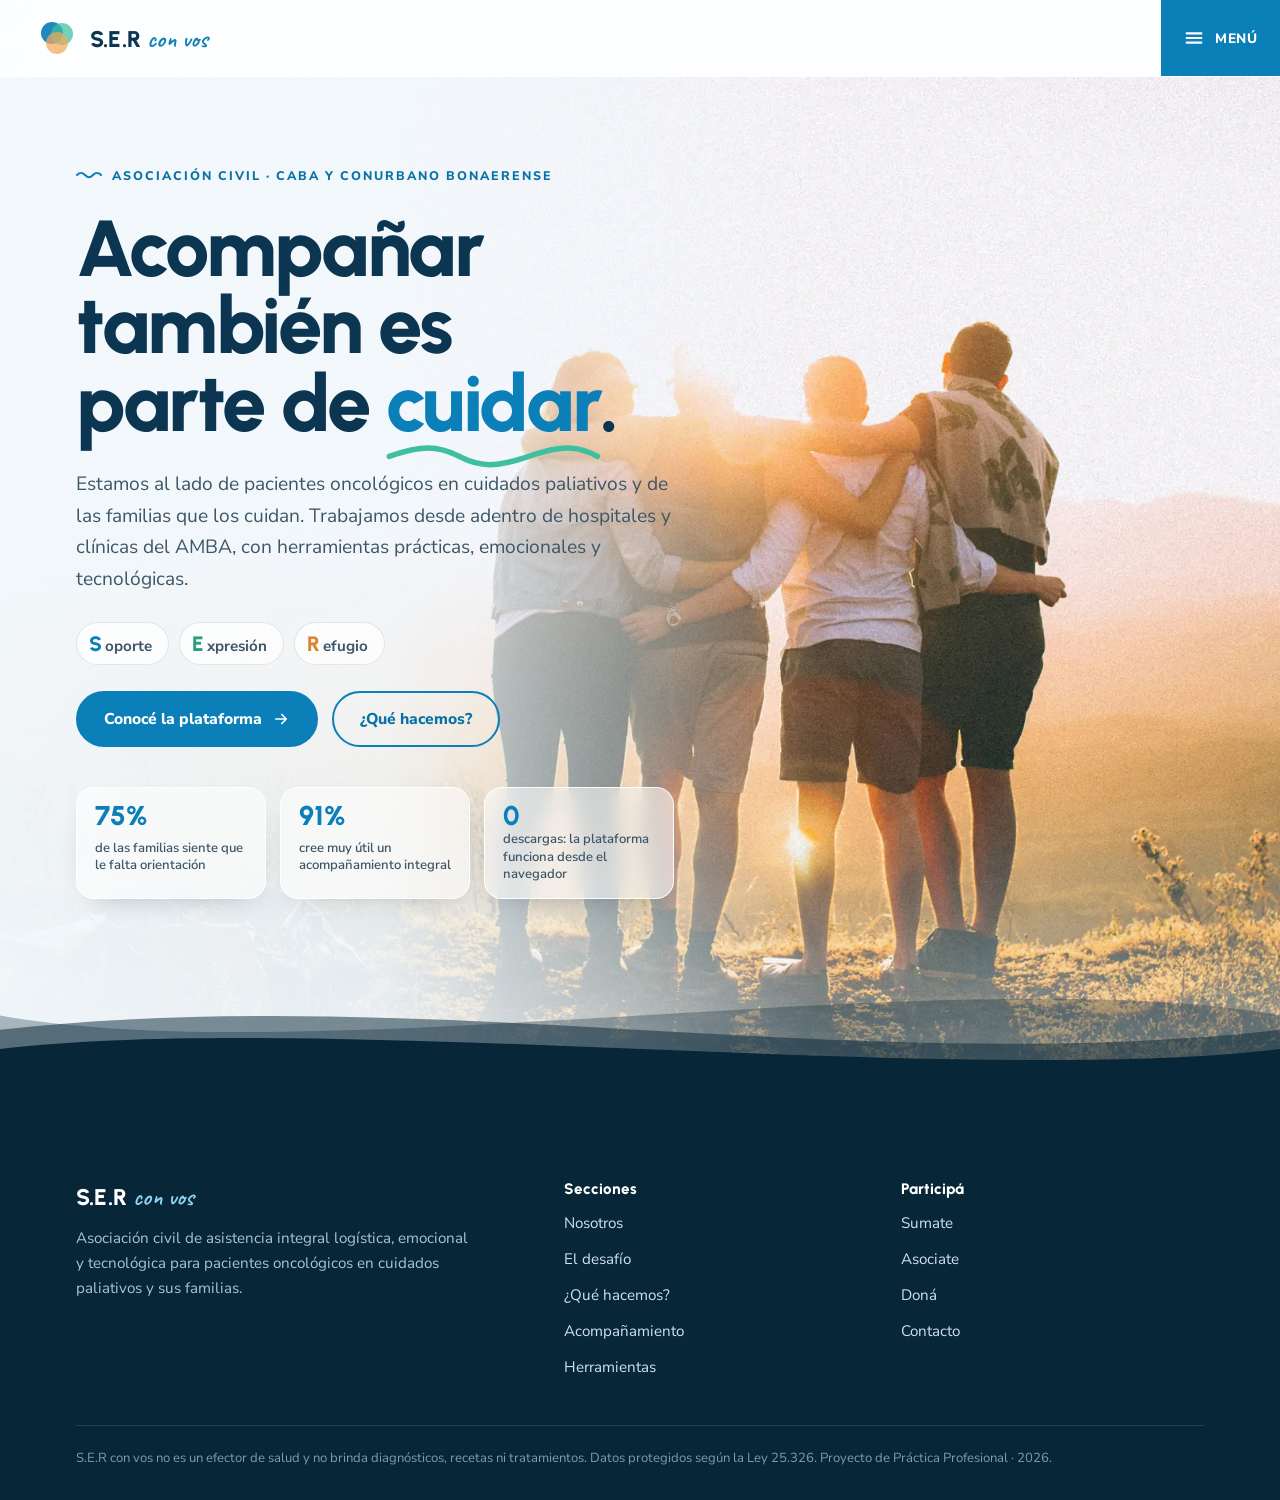
<file: index.html>
<!doctype html>
<html lang="es">
<head>
<meta charset="utf-8">
<meta name="viewport" content="width=device-width, initial-scale=1, viewport-fit=cover">
<title>S.E.R con vos</title>
<meta name="description" content="Asociación civil que acompaña a pacientes oncológicos en cuidados paliativos y a sus familias con herramientas prácticas, emocionales y tecnológicas en el AMBA.">
<link rel="preconnect" href="https://fonts.googleapis.com">
<link rel="preconnect" href="https://fonts.gstatic.com" crossorigin>
<link rel="stylesheet" href="https://fonts.googleapis.com/css2?family=Urbanist:wght@600;700;800&family=Nunito+Sans:ital,opsz,wght@0,6..12,400;0,6..12,600;0,6..12,700;0,6..12,800;1,6..12,400&family=Caveat:wght@600&display=swap">
<link rel="stylesheet" href="styles.css?v=20261027b">
<script>document.documentElement.classList.add("js");</script>
</head>
<body>
<svg width="0" height="0" style="position:absolute" aria-hidden="true">
  <defs>
    <symbol id="i-heart" viewBox="0 0 24 24"><path fill="none" stroke="currentColor" stroke-width="2" stroke-linecap="round" stroke-linejoin="round" d="M12 20s-7-4.4-9.2-9A5 5 0 0 1 12 6a5 5 0 0 1 9.2 5C19 15.6 12 20 12 20z"/></symbol>
    <symbol id="i-doc" viewBox="0 0 24 24"><g fill="none" stroke="currentColor" stroke-width="2" stroke-linecap="round" stroke-linejoin="round"><path d="M14 3H6a2 2 0 0 0-2 2v14a2 2 0 0 0 2 2h12a2 2 0 0 0 2-2V9z"/><path d="M14 3v6h6M8 13h8M8 17h5"/></g></symbol>
    <symbol id="i-chip" viewBox="0 0 24 24"><g fill="none" stroke="currentColor" stroke-width="2" stroke-linecap="round" stroke-linejoin="round"><rect x="5" y="3" width="14" height="18" rx="2"/><path d="M10 18h4"/><circle cx="12" cy="10" r="3"/></g></symbol>
    <symbol id="i-light" viewBox="0 0 24 24"><g fill="none" stroke="currentColor" stroke-width="2" stroke-linecap="round"><rect x="7" y="2" width="10" height="20" rx="5"/><circle cx="12" cy="7" r="1.8"/><circle cx="12" cy="12" r="1.8"/><circle cx="12" cy="17" r="1.8"/></g></symbol>
    <symbol id="i-chat" viewBox="0 0 24 24"><path fill="none" stroke="currentColor" stroke-width="2" stroke-linecap="round" stroke-linejoin="round" d="M21 12a8 8 0 0 1-11.6 7.1L4 20l1-4.6A8 8 0 1 1 21 12zM8.5 11h.01M12 11h.01M15.5 11h.01"/></symbol>
    <symbol id="i-kit" viewBox="0 0 24 24"><g fill="none" stroke="currentColor" stroke-width="2" stroke-linecap="round" stroke-linejoin="round"><rect x="3" y="7" width="18" height="13" rx="2"/><path d="M9 7V5a2 2 0 0 1 2-2h2a2 2 0 0 1 2 2v2M12 11v5M9.5 13.5h5"/></g></symbol>
    <symbol id="i-play" viewBox="0 0 24 24"><path fill="currentColor" d="M8 5.5v13l11-6.5z"/></symbol>
    <symbol id="i-pause" viewBox="0 0 24 24"><path fill="currentColor" d="M7 5h3.5v14H7zM13.5 5H17v14h-3.5z"/></symbol>
    <symbol id="i-video" viewBox="0 0 24 24"><g fill="none" stroke="currentColor" stroke-width="2" stroke-linecap="round" stroke-linejoin="round"><rect x="2" y="6" width="14" height="12" rx="2"/><path d="m16 10 6-3v10l-6-3"/></g></symbol>
    <symbol id="i-alert" viewBox="0 0 24 24"><g fill="none" stroke="currentColor" stroke-width="2" stroke-linecap="round" stroke-linejoin="round"><path d="M10.3 3.9 1.8 18a2 2 0 0 0 1.7 3h17a2 2 0 0 0 1.7-3L13.7 3.9a2 2 0 0 0-3.4 0z"/><path d="M12 9v4M12 17h.01"/></g></symbol>
    <symbol id="i-check" viewBox="0 0 24 24"><g fill="none" stroke="currentColor" stroke-width="2" stroke-linecap="round" stroke-linejoin="round"><circle cx="12" cy="12" r="10"/><path d="m8 12 3 3 5-6"/></g></symbol>
    <symbol id="i-info" viewBox="0 0 24 24"><g fill="none" stroke="currentColor" stroke-width="2" stroke-linecap="round"><circle cx="12" cy="12" r="10"/><path d="M12 16v-5M12 8h.01"/></g></symbol>
    <symbol id="i-bell" viewBox="0 0 24 24"><g fill="none" stroke="currentColor" stroke-width="2" stroke-linecap="round" stroke-linejoin="round"><path d="M6 8a6 6 0 0 1 12 0c0 7 3 9 3 9H3s3-2 3-9M10.3 21a1.9 1.9 0 0 0 3.4 0"/></g></symbol>
    <symbol id="i-leaf" viewBox="0 0 24 24"><g fill="none" stroke="currentColor" stroke-width="2" stroke-linecap="round" stroke-linejoin="round"><path d="M11 20A7 7 0 0 1 9.8 6.1C15.5 5 17 4.5 19 2c1 2 2 4.2 2 8 0 5.5-4.8 10-10 10z"/><path d="M2 21c0-3 1.9-5.4 5.1-6"/></g></symbol>
    <symbol id="i-wave" viewBox="0 0 24 24"><path fill="none" stroke="currentColor" stroke-width="2" stroke-linecap="round" d="M2 9c2-2 4-2 6 0s4 2 6 0 4-2 6 0M2 15c2-2 4-2 6 0s4 2 6 0 4-2 6 0"/></symbol>
    <symbol id="i-mic" viewBox="0 0 24 24"><g fill="none" stroke="currentColor" stroke-width="2" stroke-linecap="round" stroke-linejoin="round"><rect x="9" y="2" width="6" height="12" rx="3"/><path d="M5 10a7 7 0 0 0 14 0M12 17v5"/></g></symbol>
    <symbol id="i-book" viewBox="0 0 24 24"><g fill="none" stroke="currentColor" stroke-width="2" stroke-linecap="round" stroke-linejoin="round"><path d="M4 19.5A2.5 2.5 0 0 1 6.5 17H20V3H6.5A2.5 2.5 0 0 0 4 5.5z"/><path d="M4 19.5A2.5 2.5 0 0 0 6.5 22H20v-5"/></g></symbol>
    <symbol id="i-gauge" viewBox="0 0 24 24"><g fill="none" stroke="currentColor" stroke-width="2" stroke-linecap="round" stroke-linejoin="round"><path d="M4 18a9 9 0 1 1 16 0M12 13l4-4"/><circle cx="12" cy="13" r="1.5"/></g></symbol>
    <symbol id="i-finger" viewBox="0 0 24 24"><g fill="none" stroke="currentColor" stroke-width="2" stroke-linecap="round" stroke-linejoin="round"><rect x="3" y="8" width="14" height="10" rx="3"/><path d="M17 11h3a1 1 0 0 1 1 1v2a1 1 0 0 1-1 1h-3M7 13h2l1-2 1 4 1-2h2"/></g></symbol>
    <symbol id="i-bed" viewBox="0 0 24 24"><g fill="none" stroke="currentColor" stroke-width="2" stroke-linecap="round" stroke-linejoin="round"><path d="M2 18V6M2 14h20v4M22 14v-2a3 3 0 0 0-3-3h-8v5"/><circle cx="6.5" cy="11" r="2"/></g></symbol>
    <symbol id="i-drop" viewBox="0 0 24 24"><path fill="none" stroke="currentColor" stroke-width="2" stroke-linejoin="round" d="M12 3s6 6.4 6 11a6 6 0 0 1-12 0c0-4.6 6-11 6-11z"/></symbol>
    <symbol id="i-pill" viewBox="0 0 24 24"><g fill="none" stroke="currentColor" stroke-width="2" stroke-linecap="round"><rect x="2.5" y="8.5" width="19" height="7" rx="3.5" transform="rotate(-35 12 12)"/><path d="m9 8 6 8"/></g></symbol>
    <symbol id="i-lift" viewBox="0 0 24 24"><g fill="none" stroke="currentColor" stroke-width="2" stroke-linecap="round" stroke-linejoin="round"><circle cx="12" cy="4.5" r="2"/><path d="M12 7v7l-3 7M12 14l3 7M7 10h10"/></g></symbol>
    <symbol id="i-send" viewBox="0 0 24 24"><path fill="none" stroke="currentColor" stroke-width="2" stroke-linecap="round" stroke-linejoin="round" d="m22 2-9.5 9.5M22 2l-6.5 20-3-9-9-3z"/></symbol>
    <symbol id="i-lotus" viewBox="0 0 24 24"><g fill="none" stroke="currentColor" stroke-width="2" stroke-linecap="round" stroke-linejoin="round"><path d="M12 20c-4 0-8-2-9-6 3 0 6 1 9 4 3-3 6-4 9-4-1 4-5 6-9 6z"/><path d="M12 18c-2-2-3-5-3-8 1-2 2-4 3-6 1 2 2 4 3 6 0 3-1 6-3 8z"/></g></symbol>
    <symbol id="i-home" viewBox="0 0 24 24"><g fill="none" stroke="currentColor" stroke-width="2" stroke-linecap="round" stroke-linejoin="round"><path d="M3 10.5 12 3l9 7.5V20a1 1 0 0 1-1 1h-5v-6h-6v6H4a1 1 0 0 1-1-1z"/></g></symbol>
    <symbol id="i-tooth" viewBox="0 0 24 24"><path fill="none" stroke="currentColor" stroke-width="2" stroke-linejoin="round" d="M12 5.5C10 3.5 5 3 4.5 7.5c-.4 3.5 1.5 5 2 8.5.4 3 1 5 2.2 5 1.6 0 1.3-5 3.3-5s1.7 5 3.3 5c1.2 0 1.8-2 2.2-5 .5-3.5 2.4-5 2-8.5C19 3 14 3.5 12 5.5z"/></symbol>
    <symbol id="i-user" viewBox="0 0 24 24"><g fill="none" stroke="currentColor" stroke-width="2" stroke-linecap="round" stroke-linejoin="round"><circle cx="12" cy="8" r="4"/><path d="M4 21a8 8 0 0 1 16 0"/></g></symbol>
    <symbol id="i-eye" viewBox="0 0 24 24"><g fill="none" stroke="currentColor" stroke-width="2" stroke-linecap="round" stroke-linejoin="round"><path d="M2 12s3.6-7 10-7 10 7 10 7-3.6 7-10 7S2 12 2 12z"/><circle cx="12" cy="12" r="3"/></g></symbol>
    <symbol id="i-lock" viewBox="0 0 24 24"><g fill="none" stroke="currentColor" stroke-width="2" stroke-linecap="round" stroke-linejoin="round"><rect x="4" y="11" width="16" height="10" rx="2"/><path d="M8 11V7a4 4 0 0 1 8 0v4"/></g></symbol>
    <symbol id="i-menu" viewBox="0 0 24 24"><path fill="none" stroke="currentColor" stroke-width="2.4" stroke-linecap="round" d="M4 7h16M4 12h16M4 17h16"/></symbol>
    <symbol id="i-arrow" viewBox="0 0 24 24"><path fill="none" stroke="currentColor" stroke-width="2.2" stroke-linecap="round" stroke-linejoin="round" d="M5 12h14M13 6l6 6-6 6"/></symbol>
    <symbol id="w-a" viewBox="0 0 2880 120" preserveAspectRatio="none"><path d="M0,40 C360,100 1080,-20 1440,40 C1800,100 2520,-20 2880,40 L2880,120 L0,120 Z"/></symbol>
    <symbol id="w-b" viewBox="0 0 2880 120" preserveAspectRatio="none"><path d="M0,55 C480,5 960,105 1440,55 C1920,5 2400,105 2880,55 L2880,120 L0,120 Z"/></symbol>
    <symbol id="w-c" viewBox="0 0 2880 120" preserveAspectRatio="none"><path d="M0,75 C360,35 1080,115 1440,75 C1800,35 2520,115 2880,75 L2880,120 L0,120 Z"/></symbol>
  </defs>
</svg>

<header class="site-header" data-header>
  <nav class="nav" aria-label="Principal">
    <a class="brand" href="#inicio" aria-label="S.E.R con vos, volver al inicio">
      <svg class="brand-mark" viewBox="0 0 42 42" aria-hidden="true">
        <circle class="b1" cx="16" cy="16" r="11" fill="#0A7FB8" opacity=".92"/>
        <circle class="b2" cx="26" cy="17" r="11" fill="#3DBFA0" opacity=".72"/>
        <circle class="b3" cx="21" cy="26" r="11" fill="#F4A95C" opacity=".72"/>
      </svg>
      <span class="brand-name"><b>S.E.R</b><i>con vos</i></span>
    </a>
    <button class="menu-toggle" data-menu-toggle aria-expanded="false" aria-controls="menu"><svg><use href="#i-menu"/></svg>Menú</button>
    <ul class="menu" id="menu">
      <li><a href="#nosotros">Nosotros</a></li>
      <li><a href="#desafio">El desafío</a></li>
      <li><a href="#que-hacemos">¿Qué hacemos?</a></li>
      <li><a href="#acompanamiento">Acompañamiento</a></li>
      <li><a href="#herramientas">Herramientas</a></li>
      <li><a href="#sumate">Sumate</a></li>
      <li><a href="#socios">Asociate</a></li>
      <li><a href="#contacto">Contacto</a></li>
      <li class="dona"><a href="#dona">Doná</a></li>
      <li class="login-li"><button type="button" class="login-btn" data-login-open title="Ingresar a la plataforma" aria-label="Ingresar a la plataforma"><svg><use href="#i-user"/></svg><span data-login-label>Ingresar</span></button></li>
    </ul>
  </nav>
</header>

<main>

<!-- ============ HERO ============ -->
<section class="hero" id="inicio">
  <div class="hero-media" aria-hidden="true">
    <img src="assets/img/hero-grupo.webp" width="1920" height="1280" alt="">
    <div class="hero-veil"></div>
  </div>
  <div class="wrap hero-inner">
    <div class="hero-copy hero-load">
      <span class="kicker">Asociación civil · CABA y conurbano bonaerense</span>
      <h1>Acompañar también es parte de <span class="u">cuidar<svg viewBox="0 0 200 20" preserveAspectRatio="none" aria-hidden="true"><path d="M3 12c30-10 45-10 65 0s35 10 65 0 45-10 64 0" fill="none" stroke="#3DBFA0" stroke-width="5" stroke-linecap="round"/></svg></span>.</h1>
      <p class="lead">Estamos al lado de pacientes oncológicos en cuidados paliativos y de las familias que los cuidan. Trabajamos desde adentro de hospitales y clínicas del AMBA, con herramientas prácticas, emocionales y tecnológicas.</p>
      <div class="ser-row" aria-label="Qué significa S.E.R"><span class="ser-pill"><b>S</b>oporte</span><span class="ser-pill"><b>E</b>xpresión</span><span class="ser-pill"><b>R</b>efugio</span></div>
      <div class="row">
        <a class="btn" href="#herramientas">Conocé la plataforma <svg><use href="#i-arrow"/></svg></a>
        <a class="btn ghost" href="#que-hacemos">¿Qué hacemos?</a>
      </div>
    </div>
    <div class="hero-facts hero-load">
      <div><b>75%</b><span>de las familias siente que le falta orientación</span></div>
      <div><b>91%</b><span>cree muy útil un acompañamiento integral</span></div>
      <div><b>0</b><span>descargas: la plataforma funciona desde el navegador</span></div>
    </div>
  </div>
  <div class="wave bottom to-paper" aria-hidden="true"><svg class="w3"><use href="#w-a"/></svg><svg class="w2"><use href="#w-b"/></svg><svg class="w1"><use href="#w-c"/></svg></div>
</section>

<!-- ============ NOSOTROS ============ -->
<section class="sec about" id="nosotros">
  <div class="wrap">
    <div class="about-grid">
      <div class="sec-head" data-reveal style="margin-bottom:0">
        <span class="kicker">Nosotros</span>
        <h2>Tres letras, una forma de acompañar</h2>
        <p class="statement">S.E.R con vos es una asociación civil sin fines de lucro. Sumamos al hospital lo que el hospital <em>no llega a dar</em>: tiempo, orientación y escucha para la familia.</p>
        <p class="lead">Trabajamos bajo adscripción institucional en hospitales públicos, clínicas y sanatorios de la Ciudad de Buenos Aires y el conurbano. Empezamos por hospitales generales, donde la oncología compite por recursos con muchos otros servicios.</p>
      </div>
      <div data-reveal>
        <div class="letters">
          <div class="letter"><span class="glyph">S</span><div><h4>Soporte</h4><p>Orientación en trámites, coberturas, insumos y autorizaciones para reducir demoras y gastos.</p></div></div>
          <div class="letter"><span class="glyph">E</span><div><h4>Expresión</h4><p>Información clara sobre el proceso y los recursos disponibles, sin sobrecargar a nadie.</p></div></div>
          <div class="letter"><span class="glyph">R</span><div><h4>Refugio</h4><p>Contención emocional para el paciente y grupos de descarga para quien cuida.</p></div></div>
        </div>
        <div class="not-card">
          <h4>Lo que no hacemos</h4>
          <p class="tiny" style="font-size:.9rem">No somos un efector de salud. La institución anfitriona conserva toda la responsabilidad médica.</p>
          <ul class="not-list"><li>No tomamos decisiones clínicas</li><li>No emitimos recetas ni diagnósticos</li><li>No indicamos ni modificamos tratamientos</li></ul>
        </div>
      </div>
    </div>

    <div class="sec-head" data-reveal style="margin-top:clamp(70px,8vw,110px);margin-bottom:0">
      <span class="kicker">El Módulo S.E.R</span>
      <h2>Crecemos de a un equipo por institución</h2>
    </div>
    <div class="module" style="margin-top:36px">
      <article class="m-card fixed" data-reveal><span class="tag">Parte fija · rentada</span><h3>Coordinador de enlace</h3><p>Recibe las derivaciones de los médicos, presenta la plataforma a cada familia y organiza al equipo. Perfil en trabajo social, psicología o administración en salud.</p></article>
      <article class="m-card" data-reveal><span class="tag">Parte flexible</span><h3>Prácticas profesionales</h3><p>Estudiantes avanzados de Psicología, Trabajo Social, Nutrición y Abogacía que cumplen sus horas de práctica mediante convenios con universidades.</p></article>
      <article class="m-card" data-reveal><span class="tag">Parte flexible</span><h3>Voluntariado social</h3><p>Personas, incluso profesionales graduados, que donan su tiempo con un acuerdo formal según la Ley 25.855 y seguro de accidentes personales.</p></article>
    </div>
    <div class="care-note" data-reveal><svg><use href="#i-heart"/></svg><p><b>Cuidamos a quienes cuidan.</b> Cada quince días el equipo tiene un espacio de descarga psicológica financiado por la asociación, y nadie acompaña más familias de las que puede sostener.</p></div>
  </div>
  <div class="wave bottom to-mist" aria-hidden="true"><svg class="w3"><use href="#w-a"/></svg><svg class="w2"><use href="#w-b"/></svg><svg class="w1"><use href="#w-c"/></svg></div>
</section>

<!-- ============ DESAFÍO ============ -->
<section class="sec deep" id="desafio">
  <div class="wrap">
    <div class="sec-head" data-reveal>
      <span class="kicker">El desafío</span>
      <h2>Lo que pasa cuando la familia vuelve a casa</h2>
      <p class="lead">Tres de cada cuatro personas que respondieron nuestra encuesta (75 %) perciben algún grado de carencia de información, orientación y herramientas para atravesar la enfermedad. El sistema trata el cuerpo; la crisis logística, económica y emocional ocurre en el hogar.</p>
    </div>
    <div class="problems" data-reveal>
      <div class="problem"><span class="n">Autonomía</span><h4>El cuerpo se vuelve límite</h4><p>Astenia, dolor crónico y disnea confinan al paciente a la cama y lo alejan de sus roles y vínculos.</p></div>
      <div class="problem"><span class="n">Economía</span><h4>Toxicidad financiera</h4><p>Se pierden ingresos y se suman traslados, suplementos y equipamiento que la cobertura no paga.</p></div>
      <div class="problem"><span class="n">Cuidador</span><h4>El síndrome del cuidador quemado</h4><p>Falta de sueño, tareas que nadie le enseñó, culpa e impotencia. El cuidador deja de cuidarse.</p></div>
      <div class="problem"><span class="n">Sistema</span><h4>Un circuito fragmentado</h4><p>Estudios y recetas van y vienen entre obras sociales, PAMI, prepagas y hospitales. Los insumos críticos se demoran.</p></div>
    </div>

    <div class="stats" data-reveal>
      <div class="stat"><strong><span data-count="75">75</span><sup>%</sup></strong><span>percibe que faltan información, orientación o herramientas durante el tratamiento.</span></div>
      <div class="stat"><strong><span data-count="71">71</span><sup>%</sup></strong><span>señala la contención emocional como la mayor necesidad de apoyo.</span></div>
      <div class="stat"><strong><span data-count="100">100</span><sup>%</sup></strong><span>cree que esa falta influye mucho o bastante en cómo se atraviesa la enfermedad.</span></div>
      <div class="stat"><strong><span data-count="91">91</span><sup>%</sup></strong><span>califica como "muy útil" un programa de acompañamiento integral.</span></div>
    </div>

    <div class="needs" data-reveal>
      <h3>¿Dónde se necesita más acompañamiento?</h3>
      <p class="src" style="font-style:normal">Respuesta múltiple, hasta 3 opciones. Porcentaje de respondentes que eligió cada una.</p>
      <div class="bars" data-bars>
        <div class="bar top" style="--w:71%"><span class="l">Contención y acompañamiento emocional</span><div class="t"><div class="f"></div><span class="v">71%</span></div></div>
        <div class="bar top" style="--w:57%"><span class="l">Información clara sobre el proceso y los recursos</span><div class="t"><div class="f"></div><span class="v">57%</span></div></div>
        <div class="bar top" style="--w:37%"><span class="l">Orientación para gestiones y trámites</span><div class="t"><div class="f"></div><span class="v">37%</span></div></div>
        <div class="bar" style="--w:34%"><span class="l">Acceso a recursos sociales o asistenciales</span><div class="t"><div class="f"></div><span class="v">34%</span></div></div>
        <div class="bar" style="--w:30%"><span class="l">Orientación psicológica o social</span><div class="t"><div class="f"></div><span class="v">30%</span></div></div>
        <div class="bar" style="--w:28%"><span class="l">Acompañamiento a la familia y cuidadores</span><div class="t"><div class="f"></div><span class="v">28%</span></div></div>
        <div class="bar" style="--w:24%"><span class="l">Seguimiento durante las etapas del tratamiento</span><div class="t"><div class="f"></div><span class="v">24%</span></div></div>
        <div class="bar" style="--w:24%"><span class="l">Comunicación entre paciente, familia y profesionales</span><div class="t"><div class="f"></div><span class="v">24%</span></div></div>
        <div class="bar" style="--w:19%"><span class="l">Acceso a herramientas tecnológicas</span><div class="t"><div class="f"></div><span class="v">19%</span></div></div>
      </div>
      <p class="src">Las tres necesidades más elegidas (en verde) coinciden con los pilares del programa: Refugio, Expresión y Soporte. Fuente: encuesta "Acompañar también es parte de cuidar", 2026 (n = 104).</p>
    </div>
  </div>
  <div class="wave bottom to-paper" aria-hidden="true"><svg class="w3"><use href="#w-a"/></svg><svg class="w2"><use href="#w-b"/></svg><svg class="w1"><use href="#w-c"/></svg></div>
</section>

<!-- ============ VOCES ============ -->
<section class="sec voces" id="voces" data-view="desafio">
  <div class="wrap">
    <div class="sec-head center" data-reveal>
      <span class="kicker">Lo que escuchamos</span>
      <h2>Voces que nos dieron un motivo</h2>
      <p class="lead">Durante la investigación conversamos con pacientes, familiares y cuidadores. Estas frases se repitieron una y otra vez, y explican por qué hace falta S.E.R con vos.</p>
    </div>
    <div class="quotes">
      <figure class="q q1" data-reveal>
        <span class="q-mark" aria-hidden="true">“</span>
        <blockquote>Los oncólogos tratan la enfermedad, pero nada más.</blockquote>
        <figcaption><span class="q-dot" aria-hidden="true"></span>Testimonio anónimo · Investigación 2026</figcaption>
      </figure>
      <figure class="q q2" data-reveal>
        <span class="q-mark" aria-hidden="true">“</span>
        <blockquote>El equipo de oncología es muy frío y suele mantener distancia.</blockquote>
        <figcaption><span class="q-dot" aria-hidden="true"></span>Testimonio anónimo · Investigación 2026</figcaption>
      </figure>
      <figure class="q q3" data-reveal>
        <span class="q-mark" aria-hidden="true">“</span>
        <blockquote>Los médicos suelen ser muy técnicos y, cuando no entendés algo, no te explican.</blockquote>
        <figcaption><span class="q-dot" aria-hidden="true"></span>Testimonio anónimo · Investigación 2026</figcaption>
      </figure>
    </div>
    <div class="voces-close" data-reveal>
      <p><span class="hand">Por eso existimos:</span> para que nadie se quede sin una explicación, sin una escucha ni sin compañía fuera del consultorio.</p>
      <p class="src">Comentarios recogidos durante la investigación. Se publican de forma anónima, sin datos que permitan identificar a nadie.</p>
    </div>
  </div>
  <div class="wave bottom to-sky" aria-hidden="true"><svg class="w3"><use href="#w-a"/></svg><svg class="w2"><use href="#w-b"/></svg><svg class="w1"><use href="#w-c"/></svg></div>
</section>

<!-- ============ QUÉ HACEMOS ============ -->
<section class="sec" id="que-hacemos">
  <div class="wrap">
    <div class="sec-head" data-reveal>
      <span class="kicker">¿Qué hacemos?</span>
      <h2>Tres áreas que trabajan juntas</h2>
      <p class="lead">Organizar el acompañamiento así nos permite aprovechar mejor los recursos, aliviar el peso del cuidador principal y lograr una gestión eficiente y profundamente humana.</p>
    </div>
    <div class="pillars">
      <article class="pillar p1" data-reveal><span class="pb" aria-hidden="true"></span><span class="ic"><svg><use href="#i-doc"/></svg></span><h3>Herramientas prácticas</h3><p class="lead" style="font-size:1rem">Logística y gestión para que la familia no quede atrapada en la burocracia.</p><ul><li>Navegación burocrática y legal</li><li>Información oficial y actualizada sobre trámites, como el CUD y los reclamos de cobertura</li><li>Guía Inteligente S.E.R: orientación sobre trámites las 24 horas</li></ul></article>
      <article class="pillar p2" data-reveal><span class="pb" aria-hidden="true"></span><span class="ic"><svg><use href="#i-heart"/></svg></span><h3>Herramientas psicoemocionales</h3><p class="lead" style="font-size:1rem">Contención y sentido para el paciente y quienes lo acompañan.</p><ul><li>Talleres para ayudar a acompañar, para cuidadores</li><li>Taller S.E.R. con vos y Programa “Héroes”</li><li>Atención psicooncológica individual</li><li>Espacios de Paz: la familia transforma el entorno del paciente</li></ul><a class="btn sm" href="#acompanamiento" style="width:max-content">Ver talleres y programas</a></article>
      <article class="pillar p3" data-reveal><span class="pb" aria-hidden="true"></span><span class="ic"><svg><use href="#i-chip"/></svg></span><h3>Herramientas tecnológicas</h3><p class="lead" style="font-size:1rem">Una plataforma web que funciona en cualquier celular o computadora.</p><ul><li>Semáforo de bienestar diario</li><li>Botiquín digital</li><li>Capacitación asincrónica para cuidadores</li></ul><a class="btn sm" href="#herramientas" style="width:max-content">Probar la plataforma</a></article>
    </div>

    <div class="journey">
      <div class="sec-head" data-reveal style="margin-bottom:0">
        <span class="kicker">Cómo llega una familia</span>
        <h2>Del consultorio al acompañamiento, en el mismo día</h2>
      </div>
      <ol class="timeline" data-reveal>
        <li><h4>Presentación al equipo</h4><p>El coordinador explica al servicio de oncología cómo derivar.</p></li>
        <li><h4>Derivación</h4><p>El médico cuenta el programa y el coordinador recibe un aviso.</p></li>
        <li><h4>Primer contacto</h4><p>En pocas horas, siempre dentro de la misma jornada.</p></li>
        <li><h4>Consentimiento</h4><p>Se verifica el acuerdo de confidencialidad de los datos.</p></li>
        <li><h4>Cuidadores</h4><p>Definimos quiénes acompañan al paciente en el programa.</p></li>
        <li><h4>Activación</h4><p>La familia accede a la plataforma y a todos los servicios.</p></li>
      </ol>
    </div>
  </div>
  <div class="wave bottom to-warm" aria-hidden="true"><svg class="w3"><use href="#w-a"/></svg><svg class="w2"><use href="#w-b"/></svg><svg class="w1"><use href="#w-c"/></svg></div>
</section>

<!-- ============ ACOMPAÑAMIENTO ============ -->
<section class="sec acomp" id="acompanamiento">
  <div class="wrap">
    <div class="sec-head" data-reveal>
      <span class="kicker">Acompañamiento</span>
      <h2>Talleres y programas para no transitar esto en soledad</h2>
      <p class="lead">Espacios coordinados por profesionales para pacientes, cuidadores y familias. Algunos se hacen en forma presencial y otros de manera virtual, para que nadie quede afuera por la distancia o el cansancio.</p>
      <div class="mod-legend"><span class="mod pres">Presencial</span><span class="mod virt">Virtual</span></div>
    </div>

    <div class="ac-group g-care">
      <div class="ac-head" data-reveal><span class="hand">Talleres</span><h3>Ayudar a acompañar</h3></div>
      <div class="ac-grid">
      <article class="ac-card" data-reveal>
        <div class="ac-top"><span class="ac-ic"><svg><use href="#i-heart"/></svg></span><div class="ac-tags"><span class="mod pres">Presencial</span></div></div>
        <span class="ac-for">Para cuidadores principales</span>
        <h3>Tu espacio seguro</h3>
        <p>Espacios grupales coordinados por profesionales de la salud mental, exclusivos para quien cumple el rol de cuidador principal. Brindan orientación, contención y entrenamiento psicosocial, y permiten expresar lo que rara vez se dice en casa: el agotamiento, la culpa o la anticipación de la pérdida.</p>
        <a class="btn sm ac-btn" href="#contacto" data-motivo="Inscripción a talleres y programas">Inscribirse <svg><use href="#i-arrow"/></svg></a>
      </article>
      <article class="ac-card" data-reveal>
        <div class="ac-top"><span class="ac-ic"><svg><use href="#i-lift"/></svg></span><div class="ac-tags"><span class="mod virt">Virtual</span></div></div>
        <span class="ac-for">Para cuidadores</span>
        <h3>Sostén en acción</h3>
        <p>Estrategias para cuidar la propia salud y así poder cuidar a otros. Hacemos especial hincapié en la autoconciencia, porque el estado de salud de quien cuida es clave para poder acompañar.</p>
        <a class="btn sm ac-btn" href="#contacto" data-motivo="Inscripción a talleres y programas">Inscribirse <svg><use href="#i-arrow"/></svg></a>
      </article>
      </div>
    </div>

    <div class="ac-group g-pac">
      <div class="ac-head" data-reveal><span class="hand">Pacientes</span><h3>Talleres, programas y atención</h3></div>
      <div class="ac-grid">
      <article class="ac-card" data-reveal>
        <div class="ac-top"><span class="ac-ic"><svg><use href="#i-wave"/></svg></span><div class="ac-tags"><span class="mod pres">Presencial</span></div></div>
        <span class="ac-for">Para pacientes en cuidados paliativos</span>
        <h3>Taller S.E.R. con vos</h3>
        <p>Un espacio grupal entre pares, coordinado por profesionales, que reduce la sensación de aislamiento. Se trabajan estrategias para manejar el estrés y la ansiedad con herramientas de la neurociencia y el mindfulness, para usar en el día a día.</p>
        <a class="btn sm ac-btn" href="#contacto" data-motivo="Inscripción a talleres y programas">Inscribirse <svg><use href="#i-arrow"/></svg></a>
      </article>
      <article class="ac-card" data-reveal>
        <div class="ac-top"><span class="ac-ic"><svg><use href="#i-leaf"/></svg></span><div class="ac-tags"><span class="mod virt">Virtual</span></div></div>
        <span class="ac-for">Para quienes finalizaron el tratamiento</span>
        <h3>Programa “Héroes”</h3>
        <p>El final del tratamiento trae alivio, pero también el temor a que la enfermedad regrese. No busca eliminar ese miedo: propone herramientas para vivir con más libertad, presencia y sentido, aun cuando el miedo aparezca.</p>
        <a class="btn sm ac-btn" href="#contacto" data-motivo="Inscripción a talleres y programas">Inscribirse <svg><use href="#i-arrow"/></svg></a>
      </article>
      <article class="ac-card" data-reveal>
        <div class="ac-top"><span class="ac-ic"><svg><use href="#i-chat"/></svg></span><div class="ac-tags"><span class="mod pres">Presencial</span><span class="mod virt">Virtual</span></div></div>
        <span class="ac-for">Para pacientes</span>
        <h3>Atención psicooncológica</h3>
        <p>Un espacio individual de escucha y contención con profesionales en psicooncología: el impacto del diagnóstico, la adaptación a los tratamientos, la preparación emocional antes de una cirugía, los cambios en la imagen corporal y el manejo de las emociones.</p>
        <a class="btn sm ac-btn" href="#contacto" data-motivo="Inscripción a talleres y programas">Inscribirse <svg><use href="#i-arrow"/></svg></a>
      </article>
      </div>
    </div>

    <div class="ac-group g-comp">
      <div class="ac-head" data-reveal><span class="hand">Complementarios</span><h3>Cuerpo, alimentación y entorno</h3></div>
      <div class="ac-grid">
      <article class="ac-card" data-reveal>
        <div class="ac-top"><span class="ac-ic"><svg><use href="#i-mic"/></svg></span><div class="ac-tags"><span class="mod virt">Virtual</span></div></div>
        <span class="ac-for">Para pacientes y cuidadores</span>
        <h3>Charlas de nutrición</h3>
        <p>Encuentros abiertos sobre nutrición y cáncer, a cargo de una profesional en nutrición. Estrategias para acompañar los tratamientos desde la alimentación y aliviar síntomas como la inapetencia, las náuseas o los cambios en el gusto.</p>
        <a class="btn sm ac-btn" href="#contacto" data-motivo="Inscripción a talleres y programas">Inscribirse <svg><use href="#i-arrow"/></svg></a>
      </article>
      <article class="ac-card" data-reveal>
        <div class="ac-top"><span class="ac-ic"><svg><use href="#i-lotus"/></svg></span><div class="ac-tags"><span class="mod pres">Presencial</span></div></div>
        <span class="ac-for">Para pacientes</span>
        <h3>Yoga oncológico</h3>
        <p>Apoyo físico y emocional para quienes atraviesan o atravesaron un tratamiento oncológico. Una práctica adaptada a las posibilidades de cada persona para reconectar cuerpo y mente en un ambiente tranquilo.</p>
        <a class="btn sm ac-btn" href="#contacto" data-motivo="Inscripción a talleres y programas">Inscribirse <svg><use href="#i-arrow"/></svg></a>
      </article>
      <article class="ac-card" data-reveal>
        <div class="ac-top"><span class="ac-ic"><svg><use href="#i-home"/></svg></span><div class="ac-tags"><span class="mod pres">Presencial</span></div></div>
        <span class="ac-for">Para familias</span>
        <h3>Espacios de Paz</h3>
        <p>Capacitamos a la familia para transformar el entorno del paciente, en el hospital o en casa, con luz cálida, aromas suaves y objetos significativos como fotos o recuerdos. Le devuelve al paciente control sobre su espacio, y a la familia, una acción concreta frente a la enfermedad.</p>
        <a class="btn sm ac-btn" href="#contacto" data-motivo="Inscripción a talleres y programas">Inscribirse <svg><use href="#i-arrow"/></svg></a>
      </article>
      </div>
    </div>
  </div>
  <div class="wave bottom to-paper" aria-hidden="true"><svg class="w3"><use href="#w-a"/></svg><svg class="w2"><use href="#w-b"/></svg><svg class="w1"><use href="#w-c"/></svg></div>
</section>

<!-- ============ HERRAMIENTAS ============ -->
<section class="sec tools" id="herramientas">
  <div class="wrap">
    <div class="sec-head" data-reveal>
      <span class="kicker">Herramientas tecnológicas</span>
      <h2>La plataforma S.E.R</h2>
      <p class="lead">Una web app progresiva: se abre desde el navegador, sin descargar nada, y funciona igual en un celular de gama baja que en una computadora. Elegí una herramienta y probala.</p>
    </div>
    <div class="pwa" data-reveal>
      <div><b>Sin descargas</b><span>Se usa como una página web</span></div>
      <div><b>Cualquier dispositivo</b><span>Celular, tablet o computadora</span></div>
      <div><b>Siempre actualizada</b><span>Sin esperar a las tiendas de apps</span></div>
      <div><b>99% disponible</b><span>Restablecimiento en 6 h hábiles</span></div>
    </div>

    <div class="tabs" role="tablist" aria-label="Herramientas de la plataforma" data-tabs>
      <button class="tab" role="tab" id="tab-semaforo" aria-controls="panel-semaforo" aria-selected="true"><svg><use href="#i-light"/></svg>Semáforo</button>
      <button class="tab" role="tab" id="tab-guia" aria-controls="panel-guia" aria-selected="false" tabindex="-1"><svg><use href="#i-chat"/></svg>Guía S.E.R</button>
      <button class="tab" role="tab" id="tab-botiquin" aria-controls="panel-botiquin" aria-selected="false" tabindex="-1"><svg><use href="#i-kit"/></svg>Botiquín digital</button>
      <button class="tab" role="tab" id="tab-capacitacion" aria-controls="panel-capacitacion" aria-selected="false" tabindex="-1"><svg><use href="#i-video"/></svg>Capacitación</button>
    </div>

    <!-- Semáforo -->
    <div class="panel" role="tabpanel" id="panel-semaforo" aria-labelledby="tab-semaforo">
      <div class="panel-copy">
        <span class="demo-tag">Demo interactiva</span>
        <h3>Semáforo de bienestar diario</h3>
        <p>Cada mañana, el paciente o su cuidador marca cómo se siente en tres niveles: físico, mental y espiritual. Verde, amarillo o rojo. Nada más.</p>
        <div class="rule" aria-label="Dos días seguidos en rojo generan una alerta"><i></i><span class="arrow">+</span><i></i><span class="arrow">→</span><span class="bell"><svg><use href="#i-bell"/></svg></span></div>
        <p>Si el dolor físico o la angustia mental marcan <b>rojo dos días seguidos</b>, el sistema avisa al coordinador, que se comunica con la familia y notifica a la guardia. La institución gana tiempo para intervenir antes de una urgencia.</p>
        <p><a href="#senales" class="alarm-link">¿No sabés si un síntoma es urgente? Mirá las señales de alarma ↓</a></p>
        <p class="tiny">En el ejemplo, ayer se registró rojo en el nivel mental. Marcá rojo en mental y registrá el día para ver la alerta.</p>
        <div class="alert bad"><svg><use href="#i-bell"/></svg><div><b>Demo en vivo:</b> si marcás <b>rojo en los tres niveles</b>, se envía al instante un email real al coordinador.</div></div>
      </div>
      <div class="appwin">
        <div class="appwin-bar"><i></i><i></i><i></i><span>app.serconvos.org.ar/semaforo</span></div>
        <div class="appwin-body">
          <div data-sem-form>
            <div class="sem-dim"><div><b>Físico</b><small>Dolor y cansancio</small></div><div class="lights" role="group" aria-label="Físico"><button type="button" class="light" data-dim="fisico" data-c="v" aria-pressed="false"><i></i>Bien</button><button type="button" class="light" data-dim="fisico" data-c="a" aria-pressed="false"><i></i>Regular</button><button type="button" class="light" data-dim="fisico" data-c="r" aria-pressed="false"><i></i>Mal</button></div></div>
            <div class="sem-dim"><div><b>Mental</b><small>Angustia y ánimo</small></div><div class="lights" role="group" aria-label="Mental"><button type="button" class="light" data-dim="mental" data-c="v" aria-pressed="false"><i></i>Bien</button><button type="button" class="light" data-dim="mental" data-c="a" aria-pressed="false"><i></i>Regular</button><button type="button" class="light" data-dim="mental" data-c="r" aria-pressed="false"><i></i>Mal</button></div></div>
            <div class="sem-dim"><div><b>Espiritual</b><small>Paz y sentido</small></div><div class="lights" role="group" aria-label="Espiritual"><button type="button" class="light" data-dim="espiritual" data-c="v" aria-pressed="false"><i></i>Bien</button><button type="button" class="light" data-dim="espiritual" data-c="a" aria-pressed="false"><i></i>Regular</button><button type="button" class="light" data-dim="espiritual" data-c="r" aria-pressed="false"><i></i>Mal</button></div></div>
          </div>
          <button class="btn" type="button" data-sem-save>Registrar el día</button>
          <div class="hist" data-hist aria-label="Registro de los últimos 7 días"></div>
          <div data-sem-status aria-live="polite"></div>
        </div>
      </div>
      <div class="alarm" id="senales">
        <div class="alarm-head">
          <span class="kicker">Señales de alarma</span>
          <h3>¿Cuándo consultar?</h3>
          <p>El semáforo registra cómo se siente el paciente día a día. Esta guía ayuda a decidir qué hacer cuando aparece un síntoma.</p>
        </div>
        <div class="alarm-grid">
          <article class="alarm-card lv-r">
            <div class="alarm-top"><span class="alarm-dot"></span><div><b>Urgente</b><small>Consultá ahora</small></div></div>
            <ul>
              <li>Dificultad para respirar que aparece de golpe o empeora, labios o uñas azulados, o dolor en el pecho</li>
              <li>Fiebre de 38 °C o más durante un tratamiento oncológico, o escalofríos</li>
              <li>Debilidad o pesadez en las piernas, problemas para caminar, o pérdida del control de la orina o los intestinos</li>
              <li>Vómitos que duran más de 24 horas sin poder retener líquidos, o vómitos con sangre</li>
              <li>Confusión, alucinaciones o cambios de conducta que aparecen de repente, sobre todo al empezar una medicación</li>
              <li>Sangrado abundante, o dolor de panza muy intenso con hinchazón y vómitos</li>
            </ul>
            <div class="alarm-do"><b>Qué hacer</b>Llamá al equipo tratante o al servicio de emergencias de tu cobertura. Si no responden o la situación es grave, llamá al <b>107</b> o andá a la guardia más cercana.</div>
          </article>
          <article class="alarm-card lv-a">
            <div class="alarm-top"><span class="alarm-dot"></span><div><b>Prestar atención</b><small>Avisá en el día</small></div></div>
            <ul>
              <li>Dolor nuevo o que aumenta y no se controla bien con la medicación indicada</li>
              <li>Náuseas o vómitos que impiden comer o beber con normalidad</li>
              <li>Tres días sin evacuar</li>
              <li>Llagas o dolor en la boca, o dificultad para tragar</li>
              <li>Hinchazón nueva o que aumenta, o moretones sin motivo</li>
              <li>Cansancio extremo, angustia, tristeza o problemas para dormir que no ceden</li>
            </ul>
            <div class="alarm-do"><b>Qué hacer</b>Comunicate hoy con el equipo tratante y con el coordinador de S.E.R, y registralo en el semáforo.</div>
          </article>
          <article class="alarm-card lv-v">
            <div class="alarm-top"><span class="alarm-dot"></span><div><b>Tranquilidad</b><small>Seguí observando</small></div></div>
            <ul>
              <li>Cansancio y más horas de sueño propios de esta etapa</li>
              <li>Menos apetito o sed, sin otros síntomas</li>
              <li>Molestias leves y ya conocidas, que mejoran con lo que indicó el equipo</li>
              <li>Cambios de ánimo pasajeros</li>
            </ul>
            <div class="alarm-do"><b>Qué hacer</b>Seguí los cuidados indicados, registrá el día en el semáforo y comentalo en la próxima consulta.</div>
            <p class="alarm-note">Durante el transcurso de la enfermedad, algunos cambios como dormir más, comer menos o sentir más cansancio pueden ser esperables. Si el equipo ya te explicó qué esperar, seguí el plan acordado con ellos.</p>
          </article>
        </div>
        <p class="alarm-foot"><b>Esta guía es orientativa y no reemplaza la evaluación médica.</b> S.E.R con vos no es un efector de salud. Ante la duda, consultá siempre.<br><span>Elaborada a partir de: Instituto Nacional del Cáncer (Argentina), Centros para el Control y la Prevención de Enfermedades (CDC), Sociedad Americana Contra el Cáncer, Instituto Nacional del Cáncer de EE. UU., OncoLink y MedlinePlus.</span></p>
      </div>
    </div>

    <!-- Guía -->
    <div class="panel" role="tabpanel" id="panel-guia" aria-labelledby="tab-guia">
      <div class="panel-copy">
        <span class="demo-tag">Demo interactiva</span>
        <h3>Guía inteligente S.E.R</h3>
        <p>Una herramienta conversacional que responde solo con información propia y validada por la asociación sobre trámites, autorizaciones y recursos. No busca en internet ni inventa: cada respuesta indica de qué ficha sale.</p>
        <ul class="check-list"><li>CUD, pensiones y retiro por invalidez</li><li>Reclamos de cobertura, amparos y abogado gratuito</li><li>Historia clínica, segunda opinión y directivas anticipadas</li><li>Licencias por enfermedad y para el cuidador</li><li>Prepagas y enfermedades preexistentes</li><li>Derechos en cuidados paliativos</li></ul>
        <div class="alert bad"><svg><use href="#i-alert"/></svg><div><b>No reemplaza la atención médica.</b> Ante una urgencia, llamá al 107 o al servicio de emergencias de tu cobertura.</div></div>
      </div>
      <div class="appwin chat" aria-label="Chat con la Guía S.E.R">
        <div class="chat-top"><span class="av"><svg><use href="#i-chat"/></svg></span><div><b>Guía S.E.R</b><small>Base de información validada</small></div></div>
        <div class="msgs" data-msgs aria-live="polite"><div class="msg bot">Hola, soy la Guía S.E.R. Te ayudo con trámites, autorizaciones y recursos. ¿Qué necesitás saber?</div></div>
        <div class="chips" data-chips></div>
        <form data-chat-form autocomplete="off"><input id="chatInput" placeholder="Escribí tu consulta, por ejemplo: CUD" aria-label="Tu consulta"><button class="send" type="submit" aria-label="Enviar"><svg><use href="#i-send"/></svg></button></form>
      </div>
    </div>

    <!-- Botiquín -->
    <div class="panel" role="tabpanel" id="panel-botiquin" aria-labelledby="tab-botiquin">
      <div class="panel-copy">
        <span class="demo-tag">Probalo ahora</span>
        <h3>Botiquín digital de recursos emocionales</h3>
        <p>Una biblioteca disponible a cualquier hora con meditaciones guiadas breves, ejercicios de respiración para momentos de pánico, charlas sobre el duelo y lecturas.</p>
        <div class="breathe">
          <div class="orb-box"><div class="orb" data-orb>Listo</div></div>
          <b style="font-family:var(--display);color:var(--blue-deep);font-size:1.1rem">Respiración para calmar la ansiedad</b>
          <p class="tiny" style="max-width:36ch">Inhalá mientras el círculo crece, sostené un momento y exhalá lento mientras se achica. Cinco ciclos, un minuto.</p>
          <div class="row" style="justify-content:center"><button class="btn sm" type="button" data-breath>Empezar</button><span class="tiny" data-breath-count>5 ciclos</span></div>
        </div>
      </div>
      <div class="appwin">
        <div class="appwin-bar"><i></i><i></i><i></i><span>app.serconvos.org.ar/botiquin</span></div>
        <div class="appwin-body">
          <div class="filters" role="group" aria-label="Filtrar recursos" data-filters>
            <button class="chip" type="button" data-f="all" aria-pressed="true">Todo</button>
            <button class="chip" type="button" data-f="med" aria-pressed="false">Meditaciones</button>
            <button class="chip" type="button" data-f="res" aria-pressed="false">Respiración</button>
            <button class="chip" type="button" data-f="pod" aria-pressed="false">Charlas</button>
            <button class="chip" type="button" data-f="lec" aria-pressed="false">Lecturas</button>
          </div>
          <div class="res-list" data-res>
            <a class="res" data-t="med" href="https://www.youtube.com/watch?v=q9MmdvQ0aAo" target="_blank" rel="noopener"><span class="ri t-med"><svg><use href="#i-leaf"/></svg></span><div><b>Liberar el agotamiento mental</b><small>Meditación guiada de 5 minutos · Encontrando el balance en mi vida</small></div><span class="d">YouTube ↗</span></a>
            <a class="res" data-t="med" href="https://www.youtube.com/watch?v=ja2c7ntuo5c" target="_blank" rel="noopener"><span class="ri t-med"><svg><use href="#i-leaf"/></svg></span><div><b>Escaneo corporal (versión corta)</b><small>Aflojar tensiones desde la cama · La Voz que Acompaña</small></div><span class="d">YouTube ↗</span></a>
            <a class="res" data-t="res" href="https://www.youtube.com/watch?v=0VCwZPC6ixQ" target="_blank" rel="noopener"><span class="ri t-res"><svg><use href="#i-wave"/></svg></span><div><b>Respiración cuadrada</b><small>Técnica para bajar el estrés y la ansiedad · ACHS</small></div><span class="d">YouTube ↗</span></a>
            <a class="res" data-t="res" href="https://www.youtube.com/watch?v=rRaXnpcGDf0" target="_blank" rel="noopener"><span class="ri t-res"><svg><use href="#i-wave"/></svg></span><div><b>Frenar un ataque de pánico</b><small>Tips de respiración · América TV</small></div><span class="d">YouTube ↗</span></a>
            <a class="res" data-t="pod" href="https://www.youtube.com/watch?v=pi9XEQFaqhk" target="_blank" rel="noopener"><span class="ri t-pod"><svg><use href="#i-mic"/></svg></span><div><b>Hablar en familia sobre el final de la vida</b><small>Recomendaciones para familiares · Al final de la vida</small></div><span class="d">YouTube ↗</span></a>
            <a class="res" data-t="pod" href="https://www.youtube.com/watch?v=9uGB56aNAKk" target="_blank" rel="noopener"><span class="ri t-pod"><svg><use href="#i-mic"/></svg></span><div><b>Duelo anticipado y cuidados paliativos</b><small>Charla · Fundación Aiken</small></div><span class="d">YouTube ↗</span></a>
            <a class="res" data-t="lec" href="https://www.argentina.gob.ar/sites/default/files/bancos/2020-02/manual-de-cuidados-paliativos-para-cuidadores.pdf" target="_blank" rel="noopener"><span class="ri t-lec"><svg><use href="#i-book"/></svg></span><div><b>Manual de cuidados paliativos para cuidadores</b><small>Instituto Nacional del Cáncer (Argentina)</small></div><span class="d">PDF ↗</span></a>
            <a class="res" data-t="lec" href="https://www.cancer.gov/espanol/cancer/cancer-avanzado/preguntas" target="_blank" rel="noopener"><span class="ri t-lec"><svg><use href="#i-book"/></svg></span><div><b>Preguntas para el médico sobre el cáncer avanzado</b><small>Instituto Nacional del Cáncer de EE. UU. (en español)</small></div><span class="d">Web ↗</span></a>
          </div>
        </div>
      </div>
    </div>

    <!-- Capacitación -->
    <div class="panel" role="tabpanel" id="panel-capacitacion" aria-labelledby="tab-capacitacion">
      <div class="panel-copy">
        <span class="demo-tag">Demo interactiva</span>
        <h3>Capacitación asincrónica para cuidadores</h3>
        <p>En lugar de manuales de papel que nadie lee, videos cortos que enseñan tareas básicas de cuidado en casa y herramientas para el acompañamiento emocional, seleccionados de fuentes de salud. Se ven cuando se puede, las veces que haga falta.</p>
        <div class="steps-card" data-steps>
          <b style="font-family:var(--display);color:var(--blue-deep)">Cómo tomar la presión arterial</b>
          <ol><li>Que la persona descanse sentada o acostada 5 minutos antes.</li><li>Apoyar el brazo a la altura del corazón, sin ropa ajustada.</li><li>Colocar el manguito 2 o 3 cm por encima del pliegue del codo.</li><li>No hablar ni moverse durante la medición.</li><li>Anotar los dos valores, el pulso y la hora.</li></ol>
          <p class="tiny">Orientación general. Seguí siempre las indicaciones del equipo de salud del paciente.</p>
        </div>
      </div>
      <div class="appwin">
        <div class="appwin-bar"><i></i><i></i><i></i><span>app.serconvos.org.ar/capacitacion</span></div>
        <div class="appwin-body">
          <div class="player" data-player>
            <div class="pv"><svg class="big" data-p-icon><use href="#i-gauge"/></svg><b data-p-title>Cómo tomar la presión arterial</b><span class="tiny" style="color:#C6DFEC" data-p-src>Video en YouTube</span><a class="btn light sm" data-p-link href="https://www.youtube.com/watch?v=gV-Q1kmHj1Q" target="_blank" rel="noopener"><svg><use href="#i-play"/></svg>Ver en YouTube</a></div>
          </div>
          <div class="lessons" data-lessons></div>
        </div>
      </div>
    </div>
  </div>
  <div class="wave bottom to-sky" aria-hidden="true"><svg class="w3"><use href="#w-a"/></svg><svg class="w2"><use href="#w-b"/></svg><svg class="w1"><use href="#w-c"/></svg></div>
</section>

<!-- ============ SUMATE ============ -->
<section class="sec join" id="sumate">
  <div class="wrap">
    <div class="sec-head" data-reveal>
      <span class="kicker">Sumate</span>
      <h2>Acompañá con nosotros</h2>
      <p class="lead">Buscamos estudiantes y voluntarios que quieran estar cerca de pacientes y familias. A cambio, cuidamos de vos.</p>
    </div>
    <figure class="join-photo" data-reveal>
      <img src="assets/img/manos-equipo.webp" width="1800" height="771" loading="lazy" alt="Un grupo de personas con las manos juntas en el centro">
      <figcaption><span class="hand">Cada mano suma.</span><span>Estudiantes, voluntarios y profesionales que eligen estar cerca.</span></figcaption>
    </figure>
    <div class="join-grid">
      <article class="j-card a" data-reveal><div class="blob" aria-hidden="true"></div><span class="kicker">Estudiantes</span><h3>Prácticas profesionales</h3><p>Para los últimos años de Psicología, Trabajo Social, Nutrición, Abogacía y carreras de salud. Cumplís tus horas de práctica con experiencia de campo real, mediante convenio con tu universidad.</p><a class="btn" href="#contacto" data-motivo="Prácticas profesionales">Quiero hacer mi práctica</a></article>
      <article class="j-card b" data-reveal><div class="blob" aria-hidden="true"></div><span class="kicker" style="color:#B8641B">Voluntariado</span><h3>Voluntariado social</h3><p>Firmás un acuerdo según la Ley 25.855, con días y horarios definidos. No hay remuneración, pero cubrimos tus viáticos y tenés seguro de accidentes personales.</p><a class="btn" href="#contacto" data-motivo="Voluntariado">Quiero ser voluntario</a></article>
    </div>
  </div>
  <div class="wave bottom to-paper" aria-hidden="true"><svg class="w3"><use href="#w-a"/></svg><svg class="w2"><use href="#w-b"/></svg><svg class="w1"><use href="#w-c"/></svg></div>
</section>

<!-- ============ ASOCIATE ============ -->
<section class="sec socios" id="socios">
  <div class="wrap">
    <div class="soc-grid">
      <div class="soc-copy">
        <div class="sec-head" data-reveal style="margin-bottom:0">
          <span class="kicker">Asociate</span>
          <h2>Con <em>$8.000 por mes</em> ayudás a que pacientes y familias no atraviesen solos la enfermedad</h2>
          <p class="lead">Las cuotas sociales son el único recurso que podemos destinar adonde más se necesita en cada momento. Por eso, cada socia y cada socio nos da la libertad de responder a tiempo.</p>
        </div>

        <div class="soc-box" data-reveal>
          <h3>¿A dónde va tu cuota?</h3>
          <ul class="soc-list">
            <li><span class="ic"><svg><use href="#i-home"/></svg></span><div><b>La estructura del acompañamiento</b><span>Coordinación, comunicación y la plataforma S.E.R que usan pacientes y familias.</span></div></li>
            <li><span class="ic"><svg><use href="#i-leaf"/></svg></span><div><b>Un fondo de reserva</b><span>Para sostener el acompañamiento ante cualquier imprevisto.</span></div></li>
            <li><span class="ic"><svg><use href="#i-heart"/></svg></span><div><b>Que ningún módulo se interrumpa</b><span>Si un patrocinador se retira, las cuotas cubren el hueco mientras buscamos otro.</span></div></li>
            <li><span class="ic"><svg><use href="#i-kit"/></svg></span><div><b>Kits de confort y talleres</b><span>Los materiales que acompañan a pacientes y cuidadores.</span></div></li>
          </ul>
        </div>

        <div class="soc-types" data-reveal>
          <article class="soc-type"><span class="tag">Socio/a adherente</span><h4>Aportás y te mantenemos al tanto</h4><p>Cuota mensual de $8.000. Recibís información sobre todo lo que hacemos, sin compromisos de gestión ni derecho a voto.</p></article>
          <article class="soc-type b"><span class="tag">Socio/a activo/a</span><h4>Participás de las decisiones</h4><p>Además de la cuota, integrás la Asamblea con voz y voto. Es un grupo reducido y comprometido con la gestión.</p></article>
        </div>

        <div class="soc-get" data-reveal>
          <h3>Qué recibís como socio o socia</h3>
          <div class="get-grid">
            <div><svg><use href="#i-send"/></svg><b>Bienvenida</b><span>Un mensaje con lo que tu aporte permite lograr.</span></div>
            <div><svg><use href="#i-doc"/></svg><b>Informe trimestral</b><span>Pacientes y familias acompañados, una historia y el destino de los fondos.</span></div>
            <div><svg><use href="#i-book"/></svg><b>Memoria anual</b><span>El balance completo de cada año de trabajo.</span></div>
            <div><svg><use href="#i-user"/></svg><b>Actividades</b><span>Invitaciones a charlas, talleres y encuentros.</span></div>
          </div>
          <p class="soc-note">Los socios no reciben beneficios económicos: la Asociación no distribuye excedentes. Lo que recibís es participación e información.</p>
        </div>
      </div>

      <form class="soc-card" data-socio data-reveal novalidate>
        <div class="soc-head"><h3>Asociate en 3 pasos</h3><p>Te lleva menos de dos minutos.</p></div>
        <ol class="steps" data-steps><li class="on"><i>1</i>Tus datos</li><li><i>2</i>Tu aporte</li><li><i>3</i>Confirmá</li></ol>

        <fieldset data-step="1">
          <div class="field"><label for="sNombre">Nombre y apellido</label><input id="sNombre" autocomplete="name" required></div>
          <div class="field"><label for="sMail">Correo electrónico</label><input id="sMail" type="email" autocomplete="email" required></div>
          <div class="field"><label for="sTel">Teléfono <small>(opcional)</small></label><input id="sTel" type="tel" autocomplete="tel" placeholder="11 1234-5678"></div>
        </fieldset>

        <fieldset data-step="2" hidden>
          <p class="lbl">Tipo de socio/a</p>
          <label class="opt"><input type="radio" name="sTipo" value="Socio/a adherente" checked><span><b>Adherente</b><small>$8.000 por mes · recibís toda la información</small></span></label>
          <label class="opt"><input type="radio" name="sTipo" value="Socio/a activo/a"><span><b>Activo/a</b><small>$8.000 por mes · te contactamos para contarte cómo sumarte a la Asamblea</small></span></label>
          <p class="lbl">Forma de pago</p>
          <label class="opt"><input type="radio" name="sPago" value="Débito automático con tarjeta de crédito" checked><span><b>Débito automático con tarjeta</b><small>Se debita solo cada mes</small></span></label>
          <label class="opt"><input type="radio" name="sPago" value="Débito automático en cuenta bancaria (CBU)"><span><b>Débito automático en cuenta bancaria</b><small>Con tu CBU, cada mes</small></span></label>
          <p class="tiny">Los datos de pago no se cargan acá: te enviamos por correo el formulario de adhesión para completarlos de forma segura.</p>
        </fieldset>

        <fieldset data-step="3" hidden>
          <dl class="summary" data-summary></dl>
          <label class="chk consent"><input type="checkbox" id="sOk"> Acepto que S.E.R con vos use mis datos solo para gestionar mi asociación y enviarme información, según la Ley 25.326 de Protección de Datos Personales.</label>
        </fieldset>

        <p class="soc-err" data-socio-err hidden></p>
        <div class="soc-nav">
          <button type="button" class="btn ghost sm" data-socio-back hidden>Volver</button>
          <button type="button" class="btn" data-socio-next>Continuar <svg><use href="#i-arrow"/></svg></button>
          <button type="submit" class="btn" data-socio-send hidden>Quiero asociarme <svg><use href="#i-heart"/></svg></button>
        </div>

        <div class="soc-done" data-socio-done hidden>
          <span class="ok-ic"><svg><use href="#i-check"/></svg></span>
          <h3>¡Gracias por sumarte!</h3>
          <p>En la versión final vas a recibir un correo de bienvenida con el formulario de adhesión al débito automático.</p>
          <div class="alert info"><svg><use href="#i-info"/></svg><div>Esta es una versión de demostración: no se envió ni se guardó ningún dato.</div></div>
        </div>

        <p class="soc-ethic"><svg><use href="#i-heart"/></svg>A los pacientes y las familias que estamos acompañando nunca les pedimos la cuota.</p>
      </form>
    </div>

    <div class="soc-goals" data-reveal>
      <div class="g-intro"><span class="kicker">Nuestra meta</span><p>Con 120 socios, las cuotas alcanzan para cubrir un año completo de los costos centrales de la Asociación.</p></div>
      <div class="g-steps">
        <div><strong>50</strong><span>socios en el año 1</span></div>
        <div><strong>80</strong><span>socios en el año 2</span></div>
        <div><strong>120</strong><span>socios en el año 3</span></div>
      </div>
    </div>
  </div>
  <div class="wave bottom to-blue" aria-hidden="true"><svg class="w3"><use href="#w-a"/></svg><svg class="w2"><use href="#w-b"/></svg><svg class="w1"><use href="#w-c"/></svg></div>
</section>

<!-- ============ DONÁ ============ -->
<section class="sec donate" id="dona">
  <div class="blob" aria-hidden="true"></div>
  <div class="wrap donate-grid">
    <div class="company" data-reveal>
      <span class="kicker on-dark">Doná</span>
      <h2>Tu aporte sostiene nuestro acompañamiento</h2>
      <p class="lead">Gracias a tu ayuda, pacientes y familias acceden sin costo a talleres, contención y a la plataforma S.E.R. Lo sostienen personas, empresas y subsidios.</p>
      <div class="box">
        <h3>A dónde va tu aporte</h3>
        <ul><li>Talleres y espacios de acompañamiento para pacientes y cuidadores</li><li>Coordinadores de enlace en cada institución</li><li>Mantenimiento de la plataforma S.E.R</li><li>Kits de confort, viáticos y viandas</li></ul>
      </div>
      <div class="box">
        <h3>Empresas</h3>
        <p>Las donaciones de empresas pueden deducirse del Impuesto a las Ganancias, con un tope del 5% de la ganancia neta del ejercicio, y suman una acción concreta a su programa de responsabilidad social.</p>
        <a class="btn light sm" href="#contacto" data-motivo="Empresas y donaciones" style="width:max-content">Hablar con el equipo</a>
      </div>
    </div>
    <div class="d-card" data-reveal>
      <h3>Elegí tu aporte</h3>
      <div class="seg" role="group" aria-label="Frecuencia"><button type="button" data-freq="mensual" aria-pressed="true">Mensual</button><button type="button" data-freq="unica" aria-pressed="false">Única vez</button></div>
      <div class="amounts" data-amounts>
        <button type="button" class="amount" data-a="5000" aria-pressed="false">$5.000</button>
        <button type="button" class="amount" data-a="10000" aria-pressed="true">$10.000</button>
        <button type="button" class="amount" data-a="20000" aria-pressed="false">$20.000</button>
        <button type="button" class="amount" data-a="otro" aria-pressed="false">Otro</button>
      </div>
      <div class="field" data-otro hidden><label for="otroMonto">Otro monto (ARS)</label><input id="otroMonto" type="number" min="1000" step="500" placeholder="15000"></div>
      <p class="impact" data-impact>Cada aporte es importante. Con $10.000 por mes ayudás a sostener el acompañamiento de todos nuestros pacientes y sus familias.</p>
      <button class="btn" type="button" data-dona-btn>Quiero donar</button>
      <p class="to-socios">¿Querés aportar todos los meses y participar? <a href="#socios">Asociate a S.E.R con vos</a></p>
      <div class="alert info" data-dona-msg hidden><svg><use href="#i-info"/></svg><div>Esta es una versión de demostración: las donaciones en línea todavía no están habilitadas.</div></div>
    </div>
  </div>
  <div class="wave bottom to-paper" aria-hidden="true"><svg class="w3"><use href="#w-a"/></svg><svg class="w2"><use href="#w-b"/></svg><svg class="w1"><use href="#w-c"/></svg></div>
</section>

<!-- ============ CONTACTO ============ -->
<section class="sec contact" id="contacto">
  <div class="wrap">
    <div class="sec-head" data-reveal>
      <span class="kicker">Contacto</span>
      <h2>Hablemos</h2>
      <p class="lead">Si sos familiar de un paciente, trabajás en una institución de salud o querés sumarte, escribinos.</p>
    </div>
    <div class="contact-grid">
      <form class="form" data-contact data-reveal>
        <div class="two">
          <div class="field"><label for="cNombre">Nombre y apellido</label><input id="cNombre" required></div>
          <div class="field"><label for="cMail">Correo electrónico</label><input id="cMail" type="email" required></div>
        </div>
        <div class="field"><label for="cMotivo">Motivo</label>
          <select id="cMotivo"><option>Soy familiar o paciente</option><option>Institución de salud</option><option>Prácticas profesionales</option><option>Inscripción a talleres y programas</option><option>Voluntariado</option><option>Empresas y donaciones</option><option>Otro</option></select></div>
        <div class="field"><label for="cMsg">Mensaje</label><textarea id="cMsg" required></textarea></div>
        <button class="btn" type="submit" style="width:max-content">Enviar mensaje <svg><use href="#i-send"/></svg></button>
        <div class="alert ok" data-contact-ok hidden><svg><use href="#i-check"/></svg><div>Esta es una versión de demostración, así que el mensaje no se envió. En la versión final le llegará al equipo de S.E.R.</div></div>
      </form>
      <div class="info" data-reveal>
        <div class="box"><h4>Correo</h4><div class="copy-line"><code data-mail>contacto@serconvos.org.ar</code><button class="btn ghost sm" type="button" data-copy>Copiar</button></div></div>
        <div class="box"><h4>Dónde estamos</h4><p style="color:var(--ink-soft)">Trabajamos dentro de hospitales y clínicas de la Ciudad de Buenos Aires y el conurbano bonaerense. Si tu familiar se atiende en una institución adherida, pedile al equipo de oncología la derivación al programa.</p></div>
        <div class="alert bad"><svg><use href="#i-alert"/></svg><div>Ante una emergencia médica, llamá al <b>107</b> o al servicio de emergencias de tu cobertura. <a href="#senales">Ver señales de alarma</a></div></div>
      </div>
    </div>
  </div>
  <div class="wave bottom to-abyss" aria-hidden="true"><svg class="w3"><use href="#w-a"/></svg><svg class="w2"><use href="#w-b"/></svg><svg class="w1"><use href="#w-c"/></svg></div>
</section>

</main>


<!-- ============ LOGIN (demo visual) ============ -->
<dialog class="login" data-login aria-labelledby="loginTitle">
  <button type="button" class="login-x" data-login-close aria-label="Cerrar">×</button>
  <div class="login-head">
    <svg class="brand-mark" viewBox="0 0 42 42" aria-hidden="true"><circle cx="16" cy="16" r="11" fill="#0A7FB8" opacity=".92"/><circle cx="26" cy="17" r="11" fill="#3DBFA0" opacity=".72"/><circle cx="21" cy="26" r="11" fill="#F4A95C" opacity=".72"/></svg>
    <h3 id="loginTitle">Ingresá a la plataforma S.E.R</h3>
    <p>Para pacientes, cuidadores y equipo del programa.</p>
  </div>
  <form class="login-form" data-login-form autocomplete="off">
    <div class="field"><label for="lgUser">Usuario</label><div class="ipt"><svg><use href="#i-user"/></svg><input id="lgUser" placeholder="DNI o correo electrónico" required></div></div>
    <div class="field"><label for="lgPass">Contraseña</label><div class="ipt"><svg><use href="#i-lock"/></svg><input id="lgPass" type="password" placeholder="Tu contraseña" required autocomplete="new-password"><button type="button" class="eye" data-eye aria-label="Mostrar contraseña"><svg><use href="#i-eye"/></svg></button></div></div>
    <div class="login-row"><label class="chk"><input type="checkbox" id="lgRemember"> Recordarme</label><a href="#" data-forgot>¿Olvidaste tu contraseña?</a></div>
    <button class="btn" type="submit" data-login-submit>Ingresar</button>
    <p class="tiny" data-forgot-msg hidden>Pedile a tu coordinador de enlace que restablezca tu contraseña.</p>
    <p class="login-note">Versión de demostración: podés ingresar con cualquier usuario y contraseña. No se guarda ni se envía ningún dato.</p>
    <p class="tiny" style="text-align:center">¿Todavía no tenés cuenta? Tu coordinador te da el acceso al ingresar al programa.</p>
  </form>
  <div class="login-done" data-login-done hidden>
    <span class="avatar"><svg><use href="#i-user"/></svg></span>
    <h3>¡Bienvenido/a!</h3>
    <p>Ya iniciaste sesión en la plataforma S.E.R.</p>
    <a class="btn" href="#herramientas" data-login-go>Ir a mis herramientas</a>
    <button type="button" class="btn ghost" data-logout>Cerrar sesión</button>
  </div>
</dialog>

<footer>
  <div class="wrap">
    <div class="foot">
      <div>
        <span class="brand-name"><b>S.E.R</b><i>con vos</i></span>
        <p>Asociación civil de asistencia integral logística, emocional y tecnológica para pacientes oncológicos en cuidados paliativos y sus familias.</p>
      </div>
      <div><h4>Secciones</h4><ul><li><a href="#nosotros">Nosotros</a></li><li><a href="#desafio">El desafío</a></li><li><a href="#que-hacemos">¿Qué hacemos?</a></li><li><a href="#acompanamiento">Acompañamiento</a></li><li><a href="#herramientas">Herramientas</a></li></ul></div>
      <div><h4>Participá</h4><ul><li><a href="#sumate">Sumate</a></li><li><a href="#socios">Asociate</a></li><li><a href="#dona">Doná</a></li><li><a href="#contacto">Contacto</a></li></ul></div>
    </div>
    <p class="legal">S.E.R con vos no es un efector de salud y no brinda diagnósticos, recetas ni tratamientos. Datos protegidos según la Ley 25.326. Proyecto de Práctica Profesional · 2026.</p>
  </div>
</footer>

<script defer src="config.js?v=20260927"></script>
<script defer src="main.js?v=20261109"></script>
</body>
</html>
</file>
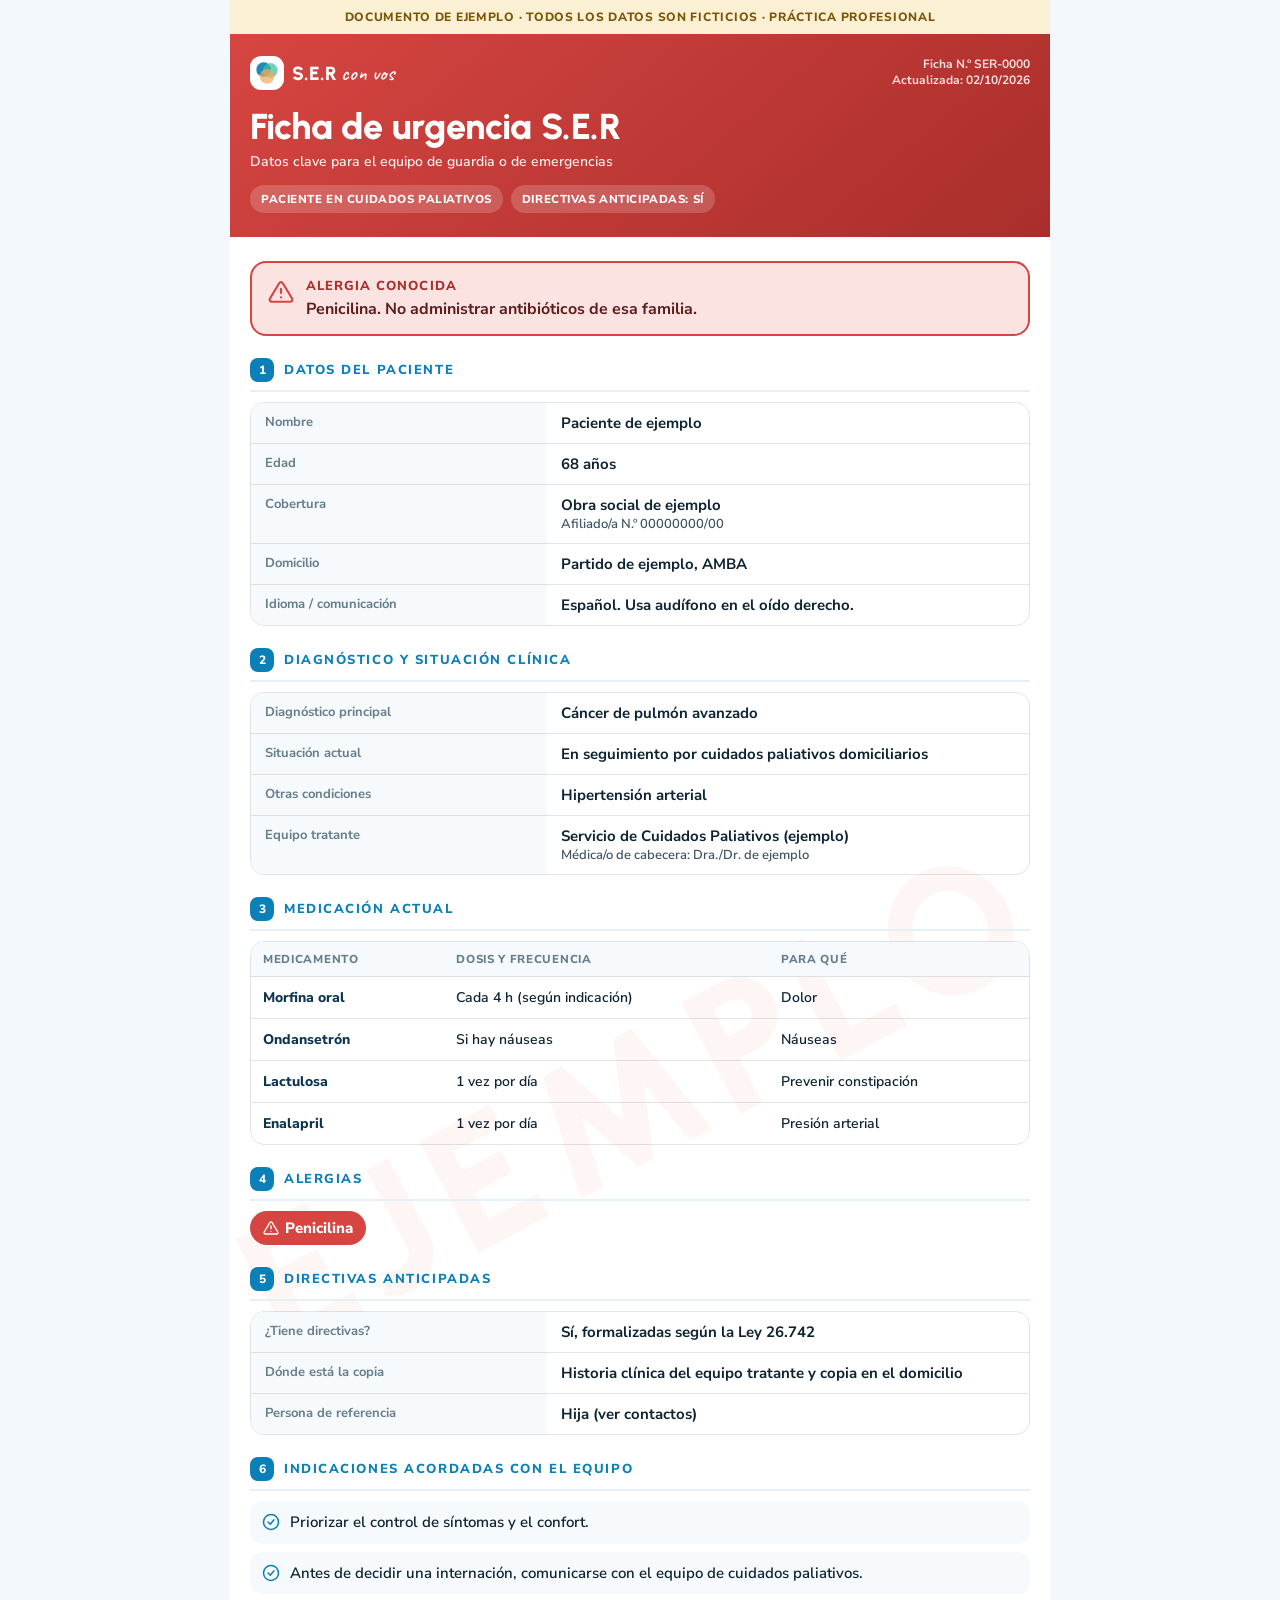
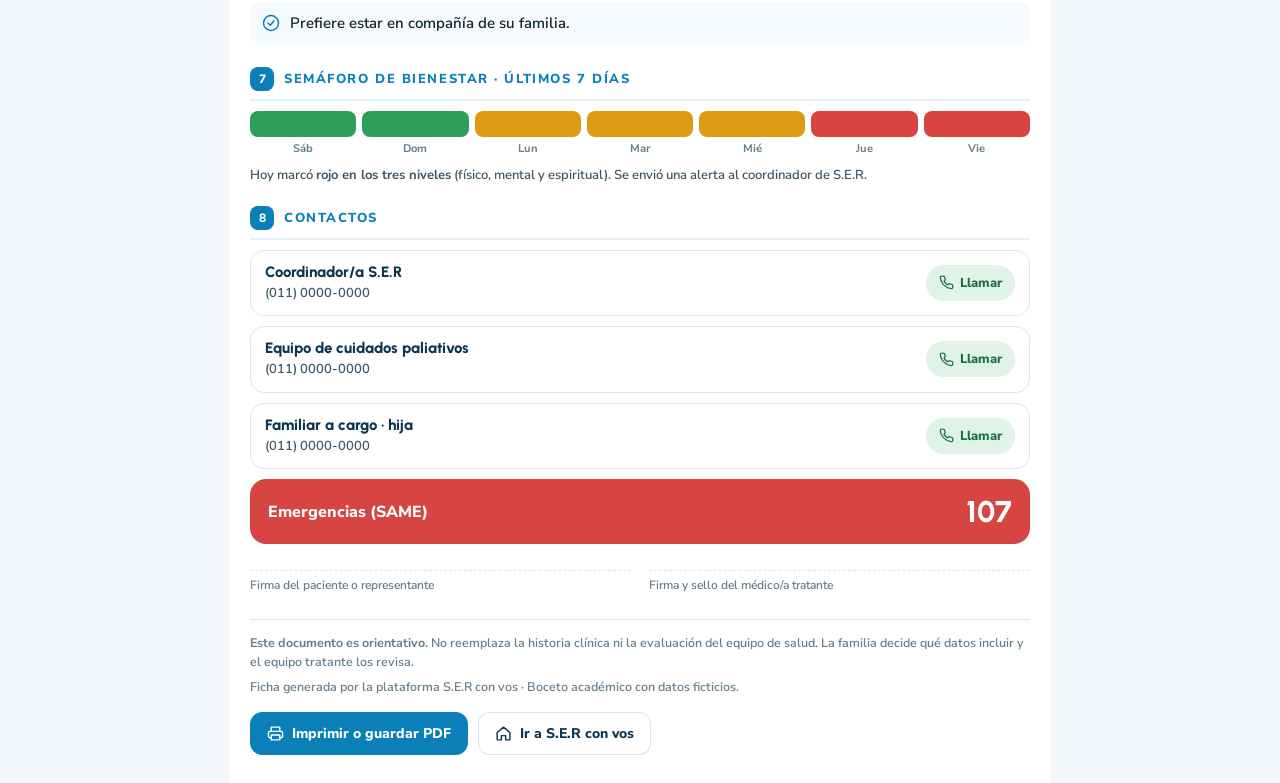
<file: ficha-urgencia.html>
<!doctype html>
<html lang="es">
<head>
<meta charset="utf-8">
<meta name="viewport" content="width=device-width, initial-scale=1">
<meta name="robots" content="noindex">
<title>Ficha de urgencia S.E.R · Ejemplo</title>
<link rel="preconnect" href="https://fonts.googleapis.com">
<link rel="preconnect" href="https://fonts.gstatic.com" crossorigin>
<link href="https://fonts.googleapis.com/css2?family=Urbanist:wght@600;700;800&family=Nunito+Sans:wght@400;600;700;800&family=Caveat:wght@600&display=swap" rel="stylesheet">
<style>
:root{
  --sky:#F2F8FC;--ink:#0E2433;--ink-soft:#3F5666;--mute:#667D8C;--blue:#0A7FB8;--blue-deep:#0B3550;
  --ok:#2E9E5B;--ok-soft:#DFF3E7;--warn:#DB9A12;--warn-soft:#FBF0D3;--bad:#D64541;--bad-soft:#FBE3E2;
  --line:rgba(14,36,51,.12);
  --display:"Urbanist","Segoe UI",system-ui,sans-serif;--body:"Nunito Sans","Segoe UI",system-ui,sans-serif;
}
*{box-sizing:border-box}
html{-webkit-text-size-adjust:100%}
body{margin:0;background:var(--sky);color:var(--ink);font:400 15px/1.5 var(--body)}
.sheet{max-width:820px;margin:0 auto;background:#fff;min-height:100vh;position:relative;overflow:hidden}
.sheet::before{content:"EJEMPLO";position:absolute;left:50%;top:46%;transform:translate(-50%,-50%) rotate(-28deg);font:800 clamp(90px,22vw,180px)/1 var(--display);color:rgba(214,69,65,.05);letter-spacing:.08em;pointer-events:none;white-space:nowrap}
.demo{background:var(--warn-soft);color:#7a5608;font:800 12px var(--body);letter-spacing:.06em;text-align:center;padding:9px 16px;text-transform:uppercase}
header{background:linear-gradient(140deg,#D64541,#A92E2B);color:#fff;padding:22px 20px 24px}
.top{display:flex;align-items:center;justify-content:space-between;gap:12px}
.brand{display:flex;align-items:center;gap:8px;color:#fff;text-decoration:none}
.brand svg{width:34px;height:34px;background:#fff;border-radius:11px;padding:3px}
.brand b{font:800 19px var(--display)}.brand i{font:600 21px "Caveat",cursive;font-style:normal;opacity:.95}
.docid{font:700 12px var(--body);opacity:.85;text-align:right;line-height:1.3}
h1{font:800 clamp(26px,6vw,36px)/1.05 var(--display);margin:18px 0 6px;letter-spacing:-.01em}
.sub{font:600 14px var(--body);opacity:.9;margin:0}
.badges{display:flex;flex-wrap:wrap;gap:8px;margin-top:14px}
.badges span{background:rgba(255,255,255,.18);font:800 11.5px var(--body);letter-spacing:.05em;padding:6px 11px;border-radius:999px;text-transform:uppercase}
main{padding:6px 20px 28px;position:relative}
.alertbox{margin:18px 0 6px;border:2px solid var(--bad);background:var(--bad-soft);border-radius:16px;padding:14px 16px;display:flex;gap:12px;align-items:flex-start}
.alertbox svg{width:26px;height:26px;color:var(--bad);flex:none;margin-top:2px}
.alertbox b{display:block;font:800 13px var(--body);letter-spacing:.08em;text-transform:uppercase;color:#A8302D}
.alertbox p{margin:3px 0 0;font:700 16px/1.4 var(--body);color:#5c1e1c}
section{margin-top:22px}
h2{display:flex;align-items:center;gap:10px;font:800 13px var(--body);letter-spacing:.12em;text-transform:uppercase;color:var(--blue);margin:0 0 10px;padding-bottom:8px;border-bottom:2px solid #E4F1F8}
h2 .n{width:24px;height:24px;border-radius:8px;background:var(--blue);color:#fff;display:grid;place-items:center;font:800 12px var(--body);letter-spacing:0}
dl{display:grid;grid-template-columns:minmax(120px,38%) 1fr;margin:0;border:1px solid var(--line);border-radius:14px;overflow:hidden}
dt,dd{margin:0;padding:10px 14px;border-bottom:1px solid var(--line)}
dt{background:#F7FAFC;font:700 13px var(--body);color:var(--mute)}
dd{font:700 15px var(--body);color:var(--ink)}
dl>*:nth-last-child(-n+2){border-bottom:0}
dd small{display:block;font:600 13px var(--body);color:var(--ink-soft)}
table{width:100%;border-collapse:separate;border-spacing:0;border:1px solid var(--line);border-radius:14px;overflow:hidden;font-size:14px}
th{background:#F7FAFC;text-align:left;font:800 11.5px var(--body);letter-spacing:.06em;text-transform:uppercase;color:var(--mute);padding:9px 12px;border-bottom:1px solid var(--line)}
td{padding:10px 12px;border-bottom:1px solid var(--line);vertical-align:top;font-weight:600}
tr:last-child td{border-bottom:0}
td b{font-weight:800;color:var(--blue-deep)}
.allergy{display:inline-flex;align-items:center;gap:6px;background:var(--bad);color:#fff;font:800 15px var(--body);padding:7px 13px;border-radius:999px}
.allergy svg{width:16px;height:16px}
.list{margin:0;padding:0;list-style:none;display:grid;gap:8px}
.list li{display:flex;gap:10px;align-items:flex-start;background:#F7FAFC;border-radius:12px;padding:10px 12px;font-weight:600}
.list li svg{width:18px;height:18px;color:var(--blue);flex:none;margin-top:2px}
.sem{display:grid;grid-template-columns:repeat(7,1fr);gap:6px;text-align:center}
.sem div{font:700 11px var(--body);color:var(--mute)}
.sem i{display:block;height:26px;border-radius:8px;margin-bottom:4px}
.sem .v{background:var(--ok)}.sem .a{background:var(--warn)}.sem .r{background:var(--bad)}
.semnote{font:600 13px var(--body);color:var(--ink-soft);margin:10px 0 0}
.contacts{display:grid;gap:10px}
.ct{display:flex;align-items:center;justify-content:space-between;gap:12px;border:1px solid var(--line);border-radius:14px;padding:12px 14px}
.ct b{display:block;font:800 15px var(--display);color:var(--blue-deep)}
.ct span{font:600 13px var(--body);color:var(--ink-soft)}
.ct a{flex:none;display:inline-flex;align-items:center;gap:6px;background:var(--ok-soft);color:#1d6f42;text-decoration:none;font:800 13px var(--body);padding:9px 13px;border-radius:999px}
.ct a svg{width:15px;height:15px}
.e107{display:flex;align-items:center;justify-content:space-between;background:var(--bad);color:#fff;border-radius:16px;padding:14px 18px;text-decoration:none;font:800 16px var(--body)}
.e107 b{font:800 30px var(--display)}
.sign{display:grid;grid-template-columns:1fr 1fr;gap:18px;margin-top:26px}
.sign div{border-top:1.5px dashed var(--line);padding-top:6px;font:600 12px var(--body);color:var(--mute)}
footer{border-top:1px solid var(--line);margin-top:26px;padding-top:14px;font:600 12.5px/1.5 var(--body);color:var(--mute)}
footer p{margin:0 0 6px}
.actions{display:flex;gap:10px;flex-wrap:wrap;margin-top:16px}
.actions button,.actions a{font:800 14px var(--body);border-radius:12px;padding:11px 16px;border:1.5px solid var(--line);background:#fff;color:var(--blue-deep);cursor:pointer;text-decoration:none;display:inline-flex;align-items:center;gap:8px}
.actions button.pri{background:var(--blue);border-color:var(--blue);color:#fff}
.actions svg{width:17px;height:17px}
@media (max-width:520px){dl{grid-template-columns:1fr}dt{border-bottom:0;padding-bottom:2px}dd{padding-top:2px}.sign{grid-template-columns:1fr}}
@media print{
  body{background:#fff}.sheet{max-width:none}.actions,.demo{display:none}
  header{-webkit-print-color-adjust:exact;print-color-adjust:exact}
  *{-webkit-print-color-adjust:exact;print-color-adjust:exact}
  section{break-inside:avoid}
}
</style>
</head>
<body>
<svg width="0" height="0" style="position:absolute" aria-hidden="true"><defs>
<symbol id="i-alert" viewBox="0 0 24 24"><g fill="none" stroke="currentColor" stroke-width="2" stroke-linecap="round" stroke-linejoin="round"><path d="M10.3 3.9 1.8 18a2 2 0 0 0 1.7 3h17a2 2 0 0 0 1.7-3L13.7 3.9a2 2 0 0 0-3.4 0z"/><path d="M12 9v4M12 17h.01"/></g></symbol>
<symbol id="i-check" viewBox="0 0 24 24"><g fill="none" stroke="currentColor" stroke-width="2" stroke-linecap="round" stroke-linejoin="round"><circle cx="12" cy="12" r="10"/><path d="m8 12 3 3 5-6"/></g></symbol>
<symbol id="i-phone" viewBox="0 0 24 24"><path fill="none" stroke="currentColor" stroke-width="2" stroke-linecap="round" stroke-linejoin="round" d="M22 16.9v3a2 2 0 0 1-2.2 2 19.8 19.8 0 0 1-8.6-3.1 19.5 19.5 0 0 1-6-6A19.8 19.8 0 0 1 2.1 4.2 2 2 0 0 1 4.1 2h3a2 2 0 0 1 2 1.7c.1.9.4 1.8.7 2.7a2 2 0 0 1-.5 2.1L8 9.8a16 16 0 0 0 6 6l1.3-1.3a2 2 0 0 1 2.1-.4c.9.3 1.8.6 2.7.7a2 2 0 0 1 1.7 2z"/></symbol>
<symbol id="i-print" viewBox="0 0 24 24"><g fill="none" stroke="currentColor" stroke-width="2" stroke-linecap="round" stroke-linejoin="round"><path d="M6 9V3h12v6M6 18H4a2 2 0 0 1-2-2v-5a2 2 0 0 1 2-2h16a2 2 0 0 1 2 2v5a2 2 0 0 1-2 2h-2"/><rect x="6" y="14" width="12" height="7"/></g></symbol>
<symbol id="i-home" viewBox="0 0 24 24"><path fill="none" stroke="currentColor" stroke-width="2" stroke-linecap="round" stroke-linejoin="round" d="M3 10.5 12 3l9 7.5V20a1 1 0 0 1-1 1h-5v-6h-6v6H4a1 1 0 0 1-1-1z"/></symbol>
</defs></svg>

<div class="sheet">
  <div class="demo">Documento de ejemplo · Todos los datos son ficticios · Práctica Profesional</div>
  <header>
    <div class="top">
      <a class="brand" href="./"><svg viewBox="0 0 42 42" aria-hidden="true"><circle cx="16" cy="16" r="11" fill="#0A7FB8" opacity=".92"/><circle cx="26" cy="17" r="11" fill="#3DBFA0" opacity=".72"/><circle cx="21" cy="26" r="11" fill="#F4A95C" opacity=".72"/></svg><span><b>S.E.R</b> <i>con vos</i></span></a>
      <div class="docid">Ficha N.º SER-0000<br>Actualizada: 02/10/2026</div>
    </div>
    <h1>Ficha de urgencia S.E.R</h1>
    <p class="sub">Datos clave para el equipo de guardia o de emergencias</p>
    <div class="badges"><span>Paciente en cuidados paliativos</span><span>Directivas anticipadas: Sí</span></div>
  </header>

  <main>
    <div class="alertbox"><svg><use href="#i-alert"/></svg><div><b>Alergia conocida</b><p>Penicilina. No administrar antibióticos de esa familia.</p></div></div>

    <section>
      <h2><span class="n">1</span>Datos del paciente</h2>
      <dl>
        <dt>Nombre</dt><dd>Paciente de ejemplo</dd>
        <dt>Edad</dt><dd>68 años</dd>
        <dt>Cobertura</dt><dd>Obra social de ejemplo<small>Afiliado/a N.º 00000000/00</small></dd>
        <dt>Domicilio</dt><dd>Partido de ejemplo, AMBA</dd>
        <dt>Idioma / comunicación</dt><dd>Español. Usa audífono en el oído derecho.</dd>
      </dl>
    </section>

    <section>
      <h2><span class="n">2</span>Diagnóstico y situación clínica</h2>
      <dl>
        <dt>Diagnóstico principal</dt><dd>Cáncer de pulmón avanzado</dd>
        <dt>Situación actual</dt><dd>En seguimiento por cuidados paliativos domiciliarios</dd>
        <dt>Otras condiciones</dt><dd>Hipertensión arterial</dd>
        <dt>Equipo tratante</dt><dd>Servicio de Cuidados Paliativos (ejemplo)<small>Médica/o de cabecera: Dra./Dr. de ejemplo</small></dd>
      </dl>
    </section>

    <section>
      <h2><span class="n">3</span>Medicación actual</h2>
      <table>
        <thead><tr><th>Medicamento</th><th>Dosis y frecuencia</th><th>Para qué</th></tr></thead>
        <tbody>
          <tr><td><b>Morfina oral</b></td><td>Cada 4 h (según indicación)</td><td>Dolor</td></tr>
          <tr><td><b>Ondansetrón</b></td><td>Si hay náuseas</td><td>Náuseas</td></tr>
          <tr><td><b>Lactulosa</b></td><td>1 vez por día</td><td>Prevenir constipación</td></tr>
          <tr><td><b>Enalapril</b></td><td>1 vez por día</td><td>Presión arterial</td></tr>
        </tbody>
      </table>
    </section>

    <section>
      <h2><span class="n">4</span>Alergias</h2>
      <span class="allergy"><svg><use href="#i-alert"/></svg>Penicilina</span>
    </section>

    <section>
      <h2><span class="n">5</span>Directivas anticipadas</h2>
      <dl>
        <dt>¿Tiene directivas?</dt><dd>Sí, formalizadas según la Ley 26.742</dd>
        <dt>Dónde está la copia</dt><dd>Historia clínica del equipo tratante y copia en el domicilio</dd>
        <dt>Persona de referencia</dt><dd>Hija (ver contactos)</dd>
      </dl>
    </section>

    <section>
      <h2><span class="n">6</span>Indicaciones acordadas con el equipo</h2>
      <ul class="list">
        <li><svg><use href="#i-check"/></svg>Priorizar el control de síntomas y el confort.</li>
        <li><svg><use href="#i-check"/></svg>Antes de decidir una internación, comunicarse con el equipo de cuidados paliativos.</li>
        <li><svg><use href="#i-check"/></svg>Prefiere estar en compañía de su familia.</li>
      </ul>
    </section>

    <section>
      <h2><span class="n">7</span>Semáforo de bienestar · últimos 7 días</h2>
      <div class="sem">
        <div><i class="v"></i>Sáb</div><div><i class="v"></i>Dom</div><div><i class="a"></i>Lun</div><div><i class="a"></i>Mar</div><div><i class="a"></i>Mié</div><div><i class="r"></i>Jue</div><div><i class="r"></i>Vie</div>
      </div>
      <p class="semnote">Hoy marcó <b>rojo en los tres niveles</b> (físico, mental y espiritual). Se envió una alerta al coordinador de S.E.R.</p>
    </section>

    <section>
      <h2><span class="n">8</span>Contactos</h2>
      <div class="contacts">
        <div class="ct"><div><b>Coordinador/a S.E.R</b><span>(011) 0000-0000</span></div><a href="tel:+541100000000"><svg><use href="#i-phone"/></svg>Llamar</a></div>
        <div class="ct"><div><b>Equipo de cuidados paliativos</b><span>(011) 0000-0000</span></div><a href="tel:+541100000000"><svg><use href="#i-phone"/></svg>Llamar</a></div>
        <div class="ct"><div><b>Familiar a cargo · hija</b><span>(011) 0000-0000</span></div><a href="tel:+541100000000"><svg><use href="#i-phone"/></svg>Llamar</a></div>
        <a class="e107" href="tel:107"><span>Emergencias (SAME)</span><b>107</b></a>
      </div>
    </section>

    <div class="sign"><div>Firma del paciente o representante</div><div>Firma y sello del médico/a tratante</div></div>

    <footer>
      <p><b>Este documento es orientativo.</b> No reemplaza la historia clínica ni la evaluación del equipo de salud. La familia decide qué datos incluir y el equipo tratante los revisa.</p>
      <p>Ficha generada por la plataforma S.E.R con vos · Boceto académico con datos ficticios.</p>
      <div class="actions">
        <button class="pri" type="button" onclick="window.print()"><svg><use href="#i-print"/></svg>Imprimir o guardar PDF</button>
        <a href="./"><svg><use href="#i-home"/></svg>Ir a S.E.R con vos</a>
      </div>
    </footer>
  </main>
</div>
</body>
</html>
</file>
<file: styles.css>
/* ==========================================================================
   S.E.R con vos — Archetype 08 · Liquid Wave (paleta adaptada a la marca)
   ========================================================================== */
:root{
  color-scheme: light;
  --sky:#F2F8FC; --sky-2:#E4F1F8; --paper:#FFFFFF;
  --ink:#0E2433; --ink-soft:#3F5666; --mute:#667D8C;
  --blue:#0A7FB8; --blue-ink:#0872A6; --blue-deep:#0B3550; --abyss:#072638;
  --mint:#3DBFA0; --sun:#F4A95C; --sun-soft:#FDEBD8;
  --ok:#2E9E5B; --ok-soft:#DFF3E7; --warn:#DB9A12; --warn-soft:#FBF0D3; --bad:#D64541; --bad-soft:#FBE3E2;
  --line:rgba(14,36,51,.10); --line-strong:rgba(14,36,51,.18);
  --shadow-s:0 1px 2px rgba(11,53,80,.06),0 6px 18px rgba(11,53,80,.07);
  --shadow-l:0 2px 6px rgba(11,53,80,.06),0 30px 60px -20px rgba(11,53,80,.28);
  --display:"Urbanist","Avenir Next","Segoe UI",system-ui,sans-serif;
  --body:"Nunito Sans","Segoe UI",system-ui,sans-serif;
  --hand:"Caveat","Segoe Print","Bradley Hand",cursive;
  --ease:cubic-bezier(.22,.8,.24,1);
  --maxw:1200px; --nav-h:76px;
}
*{box-sizing:border-box}
html{scroll-behavior:smooth;overflow-x:clip}
body{background:var(--sky);color:var(--ink);font-family:var(--body);font-size:17px;line-height:1.65;margin:0;overflow-x:clip}
h1,h2,h3,h4{font-family:var(--display);color:var(--blue-deep);margin:0;line-height:1.08;text-wrap:balance;letter-spacing:-.015em}
h2{font-size:clamp(2rem,4.2vw,3.3rem);font-weight:800}
h3{font-size:1.4rem;font-weight:800}
h4{font-size:1.08rem;font-weight:800;letter-spacing:0}
p{margin:0}
a{color:var(--blue-ink)}
button{font:inherit}
:focus-visible{outline:3px solid var(--blue);outline-offset:3px;border-radius:6px}
.wrap{max-width:var(--maxw);margin:0 auto;padding-inline:clamp(18px,4vw,36px)}
.kicker{display:inline-flex;align-items:center;gap:10px;font:800 .78rem var(--body);letter-spacing:.16em;text-transform:uppercase;color:var(--blue-ink)}
.kicker::before{content:"";width:26px;height:8px;background:no-repeat center/contain url("data:image/svg+xml,%3Csvg xmlns='http://www.w3.org/2000/svg' viewBox='0 0 26 8'%3E%3Cpath d='M1 4c3-3 5-3 8 0s5 3 8 0 5-3 8 0' fill='none' stroke='%230A7FB8' stroke-width='2' stroke-linecap='round'/%3E%3C/svg%3E")}
.kicker.on-dark{color:#8FD3F2}
.kicker.on-dark::before{filter:brightness(1.8)}
.lead{font-size:clamp(1.05rem,1.4vw,1.2rem);color:var(--ink-soft);max-width:60ch}
.hand{font-family:var(--hand);font-weight:600}
.sec{position:relative;padding-block:clamp(80px,10vw,140px)}
.sec-head{display:grid;gap:16px;max-width:780px;margin-bottom:clamp(40px,5vw,64px)}
.sec-head.center{margin-inline:auto;text-align:center;justify-items:center}

/* ---------- Buttons ---------- */
.btn{position:relative;isolation:isolate;overflow:hidden;display:inline-flex;align-items:center;justify-content:center;gap:10px;padding:15px 26px;border-radius:999px;border:2px solid var(--blue);background:var(--blue);color:#fff;font:800 .98rem var(--body);text-decoration:none;cursor:pointer;transition:transform .35s var(--ease),box-shadow .35s var(--ease),color .3s}
.btn::before{content:"";position:absolute;left:-10%;right:-10%;bottom:-240%;height:220%;background:var(--blue-deep);border-radius:45% 45% 0 0;z-index:-1;transition:bottom .55s var(--ease)}
.btn:hover{transform:translateY(-2px);box-shadow:0 14px 30px -12px rgba(10,127,184,.6)}
.btn:hover::before{bottom:-100%}
.btn.ghost{background:transparent;color:var(--blue-ink)}
.btn.ghost::before{background:var(--sky-2)}
.btn.light{background:#fff;border-color:#fff;color:var(--blue-deep)}
.btn.light::before{background:var(--sun)}
.btn.sm{padding:10px 18px;font-size:.88rem}
.btn svg{width:18px;height:18px}
.row{display:flex;flex-wrap:wrap;gap:14px;align-items:center}

/* ---------- Header (estilo de la referencia) ---------- */
.site-header{position:sticky;top:env(safe-area-inset-top,0px);z-index:60;background:rgba(255,255,255,.92);border-bottom:1px solid transparent;transition:box-shadow .3s,border-color .3s}
@supports (backdrop-filter:blur(12px)){.site-header{background:rgba(255,255,255,.78);backdrop-filter:blur(14px) saturate(160%);-webkit-backdrop-filter:blur(14px) saturate(160%)}}
.site-header.is-scrolled{border-color:var(--line);box-shadow:0 10px 30px -18px rgba(11,53,80,.35)}
.nav{max-width:var(--maxw);margin:0 auto;display:flex;align-items:stretch;justify-content:space-between;padding-left:clamp(18px,4vw,36px);min-height:var(--nav-h)}
.brand{display:flex;align-items:center;gap:12px;text-decoration:none;flex-shrink:0}
.brand-mark{width:42px;height:42px;flex-shrink:0}
.brand-mark .b1{animation:blobA 9s ease-in-out infinite;transform-origin:center}
.brand-mark .b2{animation:blobB 11s ease-in-out infinite;transform-origin:center}
.brand-mark .b3{animation:blobA 13s ease-in-out infinite reverse;transform-origin:center}
.brand-name{display:flex;align-items:baseline;gap:6px;line-height:1}
.brand-name b{font:800 1.42rem var(--display);color:var(--blue-deep);letter-spacing:.01em}
.brand-name i{font:600 1.55rem var(--hand);font-style:normal;color:var(--blue)}
.menu{display:flex;align-items:stretch;list-style:none;margin:0;padding:0}
.menu li{display:flex}
.menu a{flex:1;display:flex;align-items:center;padding:0 12px;font:800 .84rem var(--body);letter-spacing:.02em;text-transform:uppercase;color:var(--blue-ink);text-decoration:none;white-space:nowrap;position:relative;transition:color .2s}
.menu a::after{content:"";position:absolute;left:12px;right:12px;bottom:18px;height:6px;background:no-repeat left center/auto 6px url("data:image/svg+xml,%3Csvg xmlns='http://www.w3.org/2000/svg' viewBox='0 0 60 6'%3E%3Cpath d='M1 3c4-3 6-3 10 0s6 3 10 0 6-3 10 0 6 3 10 0 6-3 10 0 6 3 8 0' fill='none' stroke='%230A7FB8' stroke-width='2' stroke-linecap='round'/%3E%3C/svg%3E");clip-path:inset(0 100% 0 0);transition:clip-path .45s var(--ease)}
.menu a:hover::after,.menu a.is-active::after{clip-path:inset(0 0 0 0)}
.menu a.is-active{color:var(--blue-deep)}
.menu .dona a{background:var(--blue);color:#fff;padding:0 28px;margin-left:10px;overflow:hidden;isolation:isolate}
.menu .dona a::after{content:"";left:-10%;right:-10%;bottom:-220%;top:auto;height:200%;background:var(--blue-deep);border-radius:45% 45% 0 0;clip-path:none;z-index:-1;transition:bottom .5s var(--ease)}
.menu .dona a:hover::after,.menu .dona a.is-active::after{bottom:-90%}
.menu-toggle{display:none;align-items:center;gap:10px;border:0;background:var(--blue);color:#fff;font:800 .85rem var(--body);letter-spacing:.06em;text-transform:uppercase;padding:0 22px;cursor:pointer}
.menu-toggle svg{width:22px;height:22px}
@media (max-width:1320px){
  .menu-toggle{display:flex}
  .menu{display:none;position:absolute;top:100%;left:0;right:0;flex-direction:column;background:var(--paper);box-shadow:0 20px 40px -20px rgba(11,53,80,.4);padding-block:8px 14px;border-top:1px solid var(--line)}
  .menu.open{display:flex}
  .menu li{display:block}
  .menu a{padding:14px clamp(18px,4vw,36px);font-size:.95rem}
  .menu a::after{left:clamp(18px,4vw,36px);bottom:6px}
  .menu .dona a{margin:10px clamp(18px,4vw,36px) 0;justify-content:center;padding:16px;border-radius:999px}
}

/* ---------- Waves ---------- */
.wave{position:absolute;left:0;right:0;height:clamp(70px,9vw,140px);overflow:hidden;pointer-events:none;line-height:0}
.wave.bottom{bottom:-1px}
.wave.top{top:-1px;transform:scaleY(-1)}
.wave svg{position:absolute;bottom:0;left:0;width:200%;height:100%}
.wave .w1{animation:waveSlide 22s linear infinite}
.wave .w2{animation:waveSlide 34s linear infinite reverse;opacity:.5}
.wave .w3{animation:waveSlide 46s linear infinite;opacity:.3}

.to-paper{fill:#FFFFFF}.to-mist{fill:#DDEFFA}.to-sky{fill:#F2F8FC}.to-abyss{fill:#072638}.to-blue{fill:#0A7FB8}
@keyframes waveSlide{from{transform:translateX(0)}to{transform:translateX(-50%)}}

/* ---------- Blobs ---------- */
.blob{position:absolute;border-radius:38% 62% 63% 37% / 41% 44% 56% 59%;filter:blur(2px);opacity:.9;animation:blobMorph 18s ease-in-out infinite;pointer-events:none}
@keyframes blobMorph{
  0%,100%{border-radius:38% 62% 63% 37% / 41% 44% 56% 59%;transform:translate(0,0) rotate(0)}
  33%{border-radius:58% 42% 35% 65% / 55% 38% 62% 45%;transform:translate(14px,-18px) rotate(40deg)}
  66%{border-radius:45% 55% 52% 48% / 36% 58% 42% 64%;transform:translate(-12px,12px) rotate(-25deg)}
}
@keyframes blobA{0%,100%{transform:translate(0,0)}50%{transform:translate(1.5px,-1.5px)}}
@keyframes blobB{0%,100%{transform:translate(0,0)}50%{transform:translate(-1.5px,1px)}}

/* ---------- Hero ---------- */
.hero{position:relative;padding-block:clamp(48px,7vw,96px) clamp(120px,14vw,190px);background:linear-gradient(180deg,#F7FBFE 0%,var(--sky-2) 100%);overflow:hidden}
.hero .blob.b1{width:520px;height:520px;right:-120px;top:-140px;background:radial-gradient(circle at 30% 30%,#9ED8F2,#5BB3E0 60%,transparent 72%);opacity:.55}
.hero .blob.b2{width:340px;height:340px;left:-120px;bottom:40px;background:radial-gradient(circle at 40% 40%,#A6E8D5,#3DBFA0 55%,transparent 72%);opacity:.35;animation-duration:24s}
.hero .blob.b3{width:220px;height:220px;right:32%;bottom:60px;background:radial-gradient(circle at 40% 40%,#FFD8AE,#F4A95C 55%,transparent 72%);opacity:.35;animation-duration:20s}
.hero-grid{position:relative;display:grid;grid-template-columns:1fr 1fr;gap:clamp(32px,5vw,72px);align-items:center}
@media (max-width:960px){.hero-grid{grid-template-columns:1fr}}
.hero-copy{display:grid;gap:26px}
.hero h1{font-size:clamp(2.7rem,6.2vw,5.3rem);font-weight:800;letter-spacing:-.03em;line-height:.98;max-width:12ch}
.hero h1 .u{position:relative;color:var(--blue);white-space:nowrap}
.hero h1 .u svg{position:absolute;left:0;right:0;bottom:-.18em;width:100%;height:.28em;overflow:visible}
.hero h1 .u path{stroke-dasharray:420;stroke-dashoffset:420;animation:draw 1.6s .6s var(--ease) forwards}
@keyframes draw{to{stroke-dashoffset:0}}
.hero .lead{font-size:clamp(1.08rem,1.5vw,1.28rem)}
.ser-row{display:flex;flex-wrap:wrap;gap:10px}
.ser-pill{display:inline-flex;align-items:baseline;gap:2px;padding:8px 16px 8px 12px;border-radius:999px;background:rgba(255,255,255,.75);border:1px solid var(--line);font:700 .95rem var(--body);color:var(--ink-soft)}
.ser-pill b{font:800 1.3rem var(--display);color:var(--blue);margin-right:1px}
.ser-pill:nth-child(2) b{color:#2A9C80}
.ser-pill:nth-child(3) b{color:#D9852F}
.hero-load>*{animation:rise .9s var(--ease) both}
.hero-load>*:nth-child(2){animation-delay:.08s}.hero-load>*:nth-child(3){animation-delay:.16s}.hero-load>*:nth-child(4){animation-delay:.24s}.hero-load>*:nth-child(5){animation-delay:.32s}
@keyframes rise{from{opacity:.001;transform:translateY(22px)}to{opacity:1;transform:none}}

/* Phone mockup */
.device-stage{position:relative;padding:10px 0 40px 70px}
.hero-photo{position:relative;margin:0 0 0 auto;width:min(100%,540px);aspect-ratio:4/5;overflow:hidden;border-radius:46% 54% 42% 58% / 38% 44% 56% 62%;box-shadow:0 50px 90px -40px rgba(7,38,56,.6);animation:photoMorph 22s ease-in-out infinite;background:var(--sky-2)}
.hero-photo::after{content:"";position:absolute;inset:0;background:linear-gradient(200deg,rgba(10,127,184,0) 45%,rgba(7,38,56,.35) 100%)}
.hero-photo img{display:block;width:100%;height:100%;object-fit:cover;animation:kenburns 26s ease-in-out infinite alternate}
@keyframes photoMorph{0%,100%{border-radius:46% 54% 42% 58% / 38% 44% 56% 62%}50%{border-radius:56% 44% 52% 48% / 46% 54% 46% 54%}}
@keyframes kenburns{from{transform:scale(1.02)}to{transform:scale(1.12) translate(-1.5%,-1%)}}
.phone-wrap{position:absolute;left:0;bottom:0;width:290px;transform:scale(.72);transform-origin:bottom left;z-index:2}
.phone{position:relative;width:290px;max-width:100%;border-radius:44px;padding:12px;background:#0C2231;box-shadow:0 60px 80px -30px rgba(7,38,56,.55),0 0 0 2px rgba(255,255,255,.08) inset;animation:bob 6s ease-in-out infinite}
@keyframes bob{0%,100%{transform:translateY(0) rotate(-2deg)}50%{transform:translateY(-14px) rotate(-1deg)}}
.phone::before{content:"";position:absolute;top:18px;left:50%;width:84px;height:22px;margin-left:-42px;border-radius:12px;background:#0C2231;z-index:2}
.screen{border-radius:34px;background:#F7FBFE;overflow:hidden;padding:46px 18px 20px;display:grid;gap:14px}
.app-top{display:flex;justify-content:space-between;align-items:center}
.app-top small{display:block;font-size:.72rem;color:var(--mute);font-weight:700;text-transform:uppercase;letter-spacing:.08em}
.app-top b{font:800 1.12rem var(--display);color:var(--blue-deep)}
.app-avatar{width:36px;height:36px;border-radius:50%;background:linear-gradient(135deg,#9ED8F2,var(--blue));display:grid;place-items:center;color:#fff;font:800 .85rem var(--display)}
.app-q{font:800 1rem var(--display);color:var(--ink)}
.app-row{display:grid;grid-template-columns:78px 1fr;align-items:center;gap:8px;background:#fff;border:1px solid var(--line);border-radius:14px;padding:10px 12px}
.app-row span{font-weight:800;font-size:.82rem}
.app-dots{display:flex;gap:8px;justify-content:flex-end}
.app-dots i{width:24px;height:24px;border-radius:50%;border:2px solid transparent;opacity:.28}
.app-dots i.v{background:var(--ok)}.app-dots i.a{background:var(--warn)}.app-dots i.r{background:var(--bad)}
.app-dots i.on{opacity:1;border-color:#fff;box-shadow:0 0 0 2px currentColor}
.app-dots i.v.on{color:var(--ok)}.app-dots i.a.on{color:var(--warn)}.app-dots i.r.on{color:var(--bad)}
.app-btn{background:var(--blue);color:#fff;border-radius:12px;padding:12px;text-align:center;font:800 .88rem var(--body)}
.app-week{display:grid;grid-template-columns:repeat(7,1fr);gap:5px;padding-top:4px}
.app-week i{height:26px;border-radius:7px}
.float-chip{position:absolute;z-index:2;display:flex;align-items:center;gap:10px;background:#fff;border-radius:16px;padding:12px 16px;box-shadow:var(--shadow-l);font-size:.86rem;font-weight:700;color:var(--ink);max-width:240px;line-height:1.3}
.float-chip small{display:block;font-weight:600;color:var(--mute);font-size:.76rem}
.float-chip .ic{width:34px;height:34px;border-radius:50%;display:grid;place-items:center;flex-shrink:0}
.float-chip .ic svg{width:18px;height:18px}
.chip-a{top:0;left:-34px;animation:bob2 7s ease-in-out infinite}
.chip-b{top:40px;right:-10px;animation:bob2 8s 1s ease-in-out infinite}
@keyframes bob2{0%,100%{transform:translateY(0)}50%{transform:translateY(-10px)}}
@media (max-width:1100px){.chip-b{right:0}}
@media (max-width:960px){.device-stage{max-width:520px;margin-inline:auto;width:100%}}
@media (max-width:520px){.device-stage{padding:0 0 30px 40px}.phone-wrap{transform:scale(.52)}.chip-b{top:10px;right:0;padding:10px 12px;max-width:200px}}

/* ---------- Hero con foto (v3) ---------- */
.hero{padding-block:0;background:var(--sky)}
.hero-media{position:absolute;inset:0;overflow:hidden}
.hero-media img{position:absolute;top:0;left:0;height:100%;width:118%;max-width:none;object-fit:cover;object-position:50% 45%;transform-origin:65% 50%;animation:kenburns 30s ease-in-out infinite alternate}
.hero-veil{position:absolute;inset:0;background:linear-gradient(90deg,rgba(242,248,252,.97) 0%,rgba(242,248,252,.9) 30%,rgba(242,248,252,.45) 50%,rgba(242,248,252,0) 64%),linear-gradient(0deg,rgba(242,248,252,.6) 0%,rgba(242,248,252,0) 30%)}
.hero-inner{position:relative;z-index:1;min-height:clamp(620px,90vh,880px);display:grid;grid-template-columns:minmax(0,620px);align-content:center;gap:40px;padding-block:clamp(56px,7vw,96px) clamp(140px,15vw,200px)}
.hero-facts{display:flex;flex-wrap:wrap;gap:14px}
.hero-facts div{display:grid;gap:2px;padding:14px 18px;border-radius:18px;background:rgba(255,255,255,.72);border:1px solid rgba(255,255,255,.9);max-width:190px;box-shadow:0 10px 30px -18px rgba(7,38,56,.4)}
@supports (backdrop-filter:blur(8px)){.hero-facts div{background:rgba(255,255,255,.55);backdrop-filter:blur(10px);-webkit-backdrop-filter:blur(10px)}}
.hero-facts b{font:800 1.7rem/1 var(--display);color:var(--blue)}
.hero-facts span{font-size:.82rem;line-height:1.35;color:var(--ink-soft);font-weight:600}
@media (max-width:760px){
  .hero-media{position:relative;height:320px}
  .hero-media img{width:100%;object-position:55% 60%}
  .hero-veil{background:linear-gradient(0deg,var(--sky) 0%,rgba(242,248,252,0) 45%)}
  .hero-inner{min-height:0;padding-block:0 130px;margin-top:-30px}
}
.about-photo{position:relative;margin:18px 0 0}
.about-photo img{display:block;width:100%;aspect-ratio:4/3;object-fit:cover;border-radius:46% 54% 42% 58% / 38% 44% 56% 62%;animation:photoMorph 22s ease-in-out infinite;box-shadow:0 40px 70px -40px rgba(7,38,56,.55)}
.about-photo figcaption{position:absolute;right:8%;bottom:-6px;background:var(--sun-soft);color:#7A4513;font-size:1.6rem;line-height:1;padding:8px 18px 10px;border-radius:999px;transform:rotate(-3deg);box-shadow:var(--shadow-s)}
.join-photo{position:relative;margin:0 0 22px;border-radius:30px;overflow:hidden;aspect-ratio:21/9;max-width:100%}
.join-photo img{display:block;width:100%;height:100%;object-fit:cover;transition:transform 1.2s var(--ease)}
.join-photo:hover img{transform:scale(1.04)}
.join-photo::after{content:"";position:absolute;inset:0;background:linear-gradient(90deg,rgba(7,38,56,.78) 0%,rgba(7,38,56,.25) 45%,rgba(7,38,56,0) 70%)}
.join-photo figcaption{position:absolute;z-index:1;left:clamp(20px,4vw,48px);bottom:clamp(20px,4vw,44px);display:grid;gap:6px;color:#E4EDF2;max-width:36ch}
.join-photo .hand{font-size:clamp(2rem,4vw,3.2rem);line-height:1;color:#fff}
@media (max-width:640px){.join-photo{aspect-ratio:4/3}.join-photo::after{background:linear-gradient(0deg,rgba(7,38,56,.85) 0%,rgba(7,38,56,0) 70%)}}

/* ---------- Reveal (visible en reposo) ---------- */
.js [data-reveal]{transform:translateY(34px);transition:transform 1s var(--ease),opacity 1s var(--ease);opacity:.001}
.js [data-reveal].is-in{transform:none;opacity:1}
.js [data-reveal]:not(.is-in){animation:revealSafety .01s 6s forwards}
@keyframes revealSafety{to{opacity:1;transform:none}}
.js [data-reveal="soft"]{opacity:1}
.reveal[data-split]{opacity:1;transform:none}

/* ---------- Nosotros ---------- */
.about{background:var(--paper)}
.about-grid{display:grid;grid-template-columns:1fr 1fr;gap:clamp(36px,6vw,90px);align-items:start}
@media (max-width:900px){.about-grid{grid-template-columns:1fr}}
.statement{font:700 clamp(1.5rem,2.6vw,2.2rem)/1.25 var(--display);color:var(--blue-deep);letter-spacing:-.01em}
.statement em{font-style:normal;color:var(--blue)}
.letters{display:grid;gap:14px;margin-top:8px}
.letter{display:grid;grid-template-columns:78px 1fr;gap:20px;align-items:center;padding:18px 0;border-bottom:1px solid var(--line)}
.letter:last-child{border-bottom:0}
.letter .glyph{width:70px;height:70px;display:grid;place-items:center;font:800 2rem var(--display);color:#fff;border-radius:38% 62% 63% 37% / 41% 44% 56% 59%;animation:blobMorph 14s ease-in-out infinite}
.letter:nth-child(1) .glyph{background:linear-gradient(135deg,#5BB3E0,var(--blue))}
.letter:nth-child(2) .glyph{background:linear-gradient(135deg,#7AD6BD,#2A9C80);animation-delay:-4s}
.letter:nth-child(3) .glyph{background:linear-gradient(135deg,#F9C58E,#E08A34);animation-delay:-8s}
.letter h4{font-size:1.2rem}
.letter p{color:var(--ink-soft);font-size:.98rem}
.not-card{margin-top:28px;border-radius:24px;background:var(--sky);padding:26px 28px;display:grid;gap:12px;border:1px solid var(--line)}
.not-list{list-style:none;margin:0;padding:0;display:grid;gap:8px}
.not-list li{display:flex;gap:12px;align-items:center;font-weight:700}
.not-list li::before{content:"";width:22px;height:22px;flex-shrink:0;border-radius:50%;background:var(--bad-soft) no-repeat center/12px url("data:image/svg+xml,%3Csvg xmlns='http://www.w3.org/2000/svg' viewBox='0 0 12 12'%3E%3Cpath d='M2 2l8 8M10 2l-8 8' stroke='%23D64541' stroke-width='2' stroke-linecap='round'/%3E%3C/svg%3E")}
.module{margin-top:clamp(70px,8vw,110px);display:grid;grid-template-columns:repeat(3,1fr);gap:20px}
@media (max-width:900px){.module{grid-template-columns:1fr}}
.m-card{position:relative;border-radius:26px;padding:30px;background:var(--sky);display:grid;gap:12px;align-content:start;transition:transform .45s var(--ease),box-shadow .45s var(--ease)}
.m-card:hover{transform:translateY(-6px);box-shadow:var(--shadow-l)}
.m-card .tag{font:800 .72rem var(--body);letter-spacing:.14em;text-transform:uppercase;color:var(--mute)}
.m-card.fixed{background:var(--blue-deep);color:#D8EAF4}
.m-card.fixed h3{color:#fff}.m-card.fixed .tag{color:#8FD3F2}
.m-card p{font-size:.98rem;color:var(--ink-soft)}
.m-card.fixed p{color:#C4DCE9}
.care-note{margin-top:22px;display:flex;gap:16px;align-items:center;padding:20px 24px;border-radius:20px;background:var(--sun-soft);color:#6B3E12;font-weight:600}
.care-note svg{width:28px;height:28px;flex-shrink:0;color:#D9852F}

/* ---------- Desafío (deep) ---------- */
.deep{background:linear-gradient(180deg,#DDEFFA 0%,#D2E9F6 100%);color:var(--ink-soft)}
.deep h2,.deep h3,.deep h4{color:var(--blue-deep)}
.deep .lead{color:var(--ink-soft)}
.problems{display:grid;grid-template-columns:repeat(4,1fr);gap:1px;background:rgba(10,127,184,.14);border-radius:24px;overflow:hidden;box-shadow:var(--shadow-s)}
@media (max-width:1000px){.problems{grid-template-columns:repeat(2,1fr)}}
@media (max-width:560px){.problems{grid-template-columns:1fr}}
.problem{background:#fff;padding:30px 26px;display:grid;gap:10px;align-content:start;transition:background .4s}
.problem:hover{background:#F4FAFD}
.problem .n{font:800 .8rem var(--body);letter-spacing:.14em;color:var(--blue-ink);text-transform:uppercase}
.problem p{font-size:.96rem;color:var(--ink-soft)}
.stats{display:grid;grid-template-columns:repeat(4,1fr);gap:24px;margin-block:clamp(60px,7vw,90px) 40px}
@media (max-width:900px){.stats{grid-template-columns:repeat(2,1fr)}}
@media (max-width:480px){.stats{grid-template-columns:1fr}}
.stat{display:grid;gap:8px;border-top:2px solid rgba(10,127,184,.3);padding-top:18px}
.stat strong{font:800 clamp(3rem,6vw,4.6rem)/1 var(--display);color:var(--blue-deep);font-variant-numeric:tabular-nums;letter-spacing:-.03em}
.stat strong sup{font-size:.45em;color:var(--blue);vertical-align:.9em;margin-left:2px}
.stat > span{color:var(--ink-soft);font-size:.95rem}
.needs{background:#fff;border:0;box-shadow:var(--shadow-s);border-radius:24px;padding:clamp(22px,4vw,40px);display:grid;gap:18px}
.bars{display:grid;gap:12px}
.bar{display:grid;grid-template-columns:minmax(160px,330px) 1fr;gap:16px;align-items:center}
.bar .l{font-size:.93rem;color:var(--ink);text-align:right}
.bar .t{height:28px;border-radius:999px;background:#EAF3F9;position:relative}
.bar .f{height:100%;border-radius:999px;background:linear-gradient(90deg,#1E8FC7,#5BC3EE);width:var(--w);transition:width 1.4s var(--ease)}
.bar.top .f{background:linear-gradient(90deg,#2A9C80,#6FDDBF)}
.js .bars:not(.is-in) .f{width:0}
.bar .v{position:absolute;top:50%;left:calc(var(--w) + 10px);transform:translateY(-50%);font:800 .85rem var(--body);color:var(--ink);white-space:nowrap;font-variant-numeric:tabular-nums}
@media (max-width:640px){.bar{grid-template-columns:1fr;gap:6px}.bar .l{text-align:left}.bar .v{left:auto;right:10px}}
.src{font-size:.8rem;color:var(--mute);font-style:italic}

/* ---------- Qué hacemos ---------- */
.pillars{display:grid;grid-template-columns:repeat(3,1fr);gap:22px}
@media (max-width:960px){.pillars{grid-template-columns:1fr}}
.pillar{position:relative;background:var(--paper);border-radius:28px;padding:34px 30px;display:grid;gap:14px;align-content:start;box-shadow:var(--shadow-s);overflow:hidden;transition:transform .45s var(--ease),box-shadow .45s var(--ease)}
.pillar:hover{transform:translateY(-6px);box-shadow:var(--shadow-l)}
.pillar .pb{position:absolute;width:190px;height:190px;right:-60px;top:-60px;opacity:.16}
.pillar .ic{width:58px;height:58px;border-radius:18px;display:grid;place-items:center;color:#fff}
.pillar .ic svg{width:28px;height:28px}
.pillar ul{list-style:none;margin:6px 0 0;padding:0;display:grid;gap:10px}
.pillar li{display:grid;grid-template-columns:18px 1fr;gap:10px;font-size:.97rem;color:var(--ink-soft)}
.pillar li::before{content:"";width:10px;height:10px;border-radius:50%;margin-top:.55em;background:currentColor;opacity:.5}
.p1 .ic,.p1 .pb{background:var(--blue)}.p1 li{color:var(--ink-soft)}.p1 li::before{background:var(--blue);opacity:1}
.p2 .ic,.p2 .pb{background:#2A9C80}.p2 li::before{background:#2A9C80;opacity:1}
.p3 .ic,.p3 .pb{background:#E08A34}.p3 li::before{background:#E08A34;opacity:1}
.p1 .pb,.p2 .pb,.p3 .pb{border-radius:38% 62% 63% 37% / 41% 44% 56% 59%;animation:blobMorph 16s ease-in-out infinite}
.journey{margin-top:clamp(70px,8vw,110px);display:grid;gap:34px}
.timeline{list-style:none;margin:0;padding:0;display:grid;grid-template-columns:repeat(6,1fr);gap:18px;position:relative;counter-reset:st}
.timeline::before{content:"";position:absolute;top:27px;left:4%;right:4%;height:10px;background:no-repeat center/100% 10px url("data:image/svg+xml,%3Csvg xmlns='http://www.w3.org/2000/svg' viewBox='0 0 600 10' preserveAspectRatio='none'%3E%3Cpath d='M0 5c25-6 25-6 50 0s25 6 50 0 25-6 50 0 25 6 50 0 25-6 50 0 25 6 50 0 25-6 50 0 25 6 50 0 25-6 50 0 25 6 50 0 25-6 50 0 25 6 50 0' fill='none' stroke='%2395CBE6' stroke-width='2'/%3E%3C/svg%3E")}
.timeline li{counter-increment:st;display:grid;gap:10px;justify-items:start;position:relative}
.timeline li::before{content:counter(st);width:56px;height:56px;border-radius:50%;display:grid;place-items:center;background:var(--paper);border:2px solid var(--blue);color:var(--blue-deep);font:800 1.2rem var(--display);box-shadow:0 0 0 8px var(--sky)}
.timeline li:last-child::before{background:var(--blue);color:#fff}
.timeline h4{font-size:1rem}
.timeline p{font-size:.9rem;color:var(--ink-soft)}
@media (max-width:1000px){.timeline{grid-template-columns:repeat(3,1fr);row-gap:30px}.timeline::before{display:none}}
@media (max-width:560px){.timeline{grid-template-columns:1fr}.timeline li{grid-template-columns:56px 1fr;column-gap:16px;align-items:start}.timeline li::before{grid-row:span 2}}

/* ---------- Herramientas ---------- */
.tools{background:var(--paper)}
.pwa{display:grid;grid-template-columns:repeat(4,1fr);gap:14px;margin-bottom:clamp(40px,5vw,56px)}
@media (max-width:900px){.pwa{grid-template-columns:repeat(2,1fr)}}
@media (max-width:460px){.pwa{grid-template-columns:1fr}}
.pwa div{border:1px solid var(--line);border-radius:18px;padding:16px 18px;display:grid;gap:2px}
.pwa b{font:800 1.05rem var(--display);color:var(--blue-deep)}
.pwa span{font-size:.88rem;color:var(--mute)}
.tabs{display:flex;gap:8px;padding:6px;border-radius:999px;background:var(--sky);border:1px solid var(--line);width:max-content;max-width:100%;overflow-x:auto;margin-bottom:34px;position:relative}
.tab{display:flex;align-items:center;gap:10px;border:0;background:transparent;color:var(--ink-soft);padding:12px 20px;border-radius:999px;font:800 .95rem var(--body);cursor:pointer;white-space:nowrap;transition:background .35s var(--ease),color .3s,box-shadow .35s}
.tab svg{width:20px;height:20px}
.tab .num{font:800 .72rem var(--body);opacity:.6}
.tab[aria-selected="true"]{background:var(--blue);color:#fff;box-shadow:0 10px 24px -10px rgba(10,127,184,.7)}
.tab:not([aria-selected="true"]):hover{background:var(--paper);color:var(--blue-deep)}
.panel{display:grid;grid-template-columns:.85fr 1.15fr;gap:clamp(28px,5vw,64px);align-items:start}
@media (max-width:960px){.panel{grid-template-columns:1fr}}
.panel[hidden]{display:none}
.panel.enter{animation:panelIn .6s var(--ease)}
@keyframes panelIn{from{opacity:.001;transform:translateY(18px)}to{opacity:1;transform:none}}
.panel-copy{display:grid;gap:18px;position:sticky;top:calc(var(--nav-h) + 24px)}
@media (max-width:960px){.panel-copy{position:static}}
.panel-copy h3{font-size:clamp(1.8rem,3vw,2.5rem)}
.panel-copy p{color:var(--ink-soft)}
.demo-tag{display:inline-flex;align-items:center;gap:8px;width:max-content;font:800 .72rem var(--body);letter-spacing:.12em;text-transform:uppercase;color:#B8641B;background:var(--sun-soft);padding:6px 12px;border-radius:999px}
.demo-tag::before{content:"";width:7px;height:7px;border-radius:50%;background:#E08A34;animation:pulse 1.8s ease-in-out infinite}
@keyframes pulse{50%{opacity:.3}}
.rule{display:grid;grid-template-columns:auto auto auto auto auto;align-items:center;gap:10px;justify-content:start;padding:16px 18px;border-radius:18px;background:var(--sky);font-size:.85rem;font-weight:700;color:var(--ink-soft)}
.rule i{width:30px;height:30px;border-radius:50%;background:var(--bad);display:block}
.rule .arrow{color:var(--mute)}
.rule .bell{width:30px;height:30px;border-radius:50%;background:var(--blue-deep);display:grid;place-items:center;color:#fff}
.rule .bell svg{width:16px;height:16px}
.check-list{list-style:none;margin:0;padding:0;display:grid;gap:10px}
.check-list li{display:grid;grid-template-columns:22px 1fr;gap:10px;font-size:.97rem}
.check-list li::before{content:"";width:22px;height:22px;border-radius:50%;background:var(--ok-soft) no-repeat center/12px url("data:image/svg+xml,%3Csvg xmlns='http://www.w3.org/2000/svg' viewBox='0 0 12 12'%3E%3Cpath d='M2 6.5l2.5 2.5L10 3' fill='none' stroke='%232E9E5B' stroke-width='2' stroke-linecap='round' stroke-linejoin='round'/%3E%3C/svg%3E");margin-top:2px}
.appwin{border-radius:28px;background:var(--paper);box-shadow:var(--shadow-l);border:1px solid var(--line);overflow:hidden}
.appwin-bar{display:flex;align-items:center;gap:8px;padding:14px 20px;border-bottom:1px solid var(--line);background:var(--sky)}
.appwin-bar i{width:11px;height:11px;border-radius:50%;background:var(--line-strong)}
.appwin-bar span{margin-left:10px;font:700 .8rem var(--body);color:var(--mute);background:var(--paper);border-radius:999px;padding:4px 14px;border:1px solid var(--line);overflow:hidden;text-overflow:ellipsis;white-space:nowrap}
.appwin-body{padding:clamp(18px,3vw,30px);display:grid;gap:20px}

/* Semáforo demo */
.sem-dim{display:grid;grid-template-columns:130px 1fr;gap:14px;align-items:center;padding-block:14px;border-bottom:1px solid var(--line)}
.sem-dim:last-child{border-bottom:0}
.sem-dim b{display:block;font:800 1.05rem var(--display);color:var(--blue-deep)}
.sem-dim small{font-size:.8rem;color:var(--mute)}
@media (max-width:540px){.sem-dim{grid-template-columns:1fr}}
.lights{display:flex;flex-wrap:wrap;gap:8px}
.light{display:flex;align-items:center;gap:8px;border:2px solid var(--line);background:var(--paper);color:var(--ink);border-radius:999px;padding:7px 15px 7px 8px;font:700 .88rem var(--body);cursor:pointer;transition:border-color .2s,background .2s,transform .2s}
.light:hover{transform:translateY(-1px)}
.light i{width:22px;height:22px;border-radius:50%;display:block;transition:transform .3s var(--ease)}
.light[data-c="v"] i{background:var(--ok)}.light[data-c="a"] i{background:var(--warn)}.light[data-c="r"] i{background:var(--bad)}
.light[aria-pressed="true"] i{transform:scale(1.12)}
.light[aria-pressed="true"][data-c="v"]{border-color:var(--ok);background:var(--ok-soft)}
.light[aria-pressed="true"][data-c="a"]{border-color:var(--warn);background:var(--warn-soft)}
.light[aria-pressed="true"][data-c="r"]{border-color:var(--bad);background:var(--bad-soft)}
.hist{display:grid;grid-template-columns:84px repeat(7,1fr);gap:7px;align-items:center;font-size:.78rem;padding:16px;border-radius:18px;background:var(--sky)}
.hist .h{color:var(--mute);text-align:center;font-weight:800}
.hist .rl{font-weight:800;font-size:.82rem}
.hist .c{aspect-ratio:1;width:100%;max-width:30px;justify-self:center;border-radius:50%;background:var(--line-strong)}
.hist .c.v{background:var(--ok)}.hist .c.a{background:var(--warn)}.hist .c.r{background:var(--bad)}
.hist .c.today{outline:2px dashed var(--blue);outline-offset:2px}
.alert{border-radius:18px;padding:16px 18px;display:grid;grid-template-columns:auto 1fr;gap:12px;align-items:start;font-size:.94rem;line-height:1.5}
.alert svg{width:24px;height:24px}
.alert.bad{background:var(--bad-soft);border:1px solid var(--bad)}.alert.bad svg{color:var(--bad)}
.alert.ok{background:var(--ok-soft);border:1px solid var(--ok)}.alert.ok svg{color:var(--ok)}
.alert.info{background:var(--sky-2);border:1px solid var(--blue)}.alert.info svg{color:var(--blue-ink)}
.alert.pop{animation:popIn .5s var(--ease)}
@keyframes popIn{from{transform:scale(.96);opacity:.001}to{transform:none;opacity:1}}

/* Chat */
.chat{display:grid;grid-template-rows:auto 1fr auto auto;height:540px}
.chat-top{display:flex;align-items:center;gap:12px;padding:14px 20px;background:linear-gradient(120deg,var(--blue-deep),var(--blue));color:#fff}
.chat-top b{font:800 1.05rem var(--display);display:block}
.chat-top small{font-size:.78rem;opacity:.85}
.chat-top .av{width:38px;height:38px;border-radius:38% 62% 63% 37% / 41% 44% 56% 59%;background:rgba(255,255,255,.2);display:grid;place-items:center;animation:blobMorph 10s ease-in-out infinite}
.chat-top .av svg{width:20px;height:20px}
.msgs{overflow-y:auto;padding:20px;display:flex;flex-direction:column;gap:12px;background:var(--sky)}
.msg{max-width:86%;padding:12px 16px;border-radius:18px;font-size:.94rem;line-height:1.55;animation:popIn .35s var(--ease)}
.msg.bot{background:var(--paper);border:1px solid var(--line);border-bottom-left-radius:6px;align-self:flex-start}
.msg.me{background:var(--blue);color:#fff;border-bottom-right-radius:6px;align-self:flex-end}
.msg .src{display:block;margin-top:8px;font-size:.74rem;color:var(--mute)}
.chips{display:flex;gap:8px;padding:12px 16px;overflow-x:auto;border-top:1px solid var(--line);background:var(--paper)}
.chip{flex-shrink:0;border:1.5px solid var(--blue);color:var(--blue-ink);background:var(--paper);border-radius:999px;padding:7px 14px;font:700 .82rem var(--body);cursor:pointer;white-space:nowrap;transition:background .2s}
.chip:hover,.chip[aria-pressed="true"]{background:var(--sky-2)}
.chat form{display:flex;gap:8px;padding:12px 16px;border-top:1px solid var(--line);background:var(--paper)}
.chat input{flex:1;min-width:0;border:1.5px solid var(--line-strong);border-radius:999px;padding:11px 18px;font:inherit;font-size:.95rem;background:var(--paper);color:var(--ink)}
.chat input:focus{outline:none;border-color:var(--blue)}
.send{width:46px;height:46px;border-radius:50%;border:0;background:var(--blue);color:#fff;display:grid;place-items:center;cursor:pointer;flex-shrink:0}
.send svg{width:18px;height:18px}
.typing{display:inline-flex;gap:4px}
.typing i{width:7px;height:7px;border-radius:50%;background:var(--mute);animation:pulse 1s infinite}
.typing i:nth-child(2){animation-delay:.2s}.typing i:nth-child(3){animation-delay:.4s}

/* Botiquín */
.breathe{display:grid;justify-items:center;gap:16px;padding:26px 18px;border-radius:24px;background:linear-gradient(160deg,var(--sky-2),#fff);text-align:center}
.orb-box{width:210px;height:210px;display:grid;place-items:center;position:relative}
.orb-box::before,.orb-box::after{content:"";position:absolute;inset:0;border-radius:38% 62% 63% 37% / 41% 44% 56% 59%;border:2px solid rgba(10,127,184,.25);animation:blobMorph 12s linear infinite}
.orb-box::after{inset:14px;animation-duration:16s;animation-direction:reverse;border-color:rgba(61,191,160,.3)}
.orb{width:92px;height:92px;border-radius:50%;background:radial-gradient(circle at 35% 30%,#BDE6F7,var(--blue) 70%);display:grid;place-items:center;color:#fff;font:800 1rem var(--display);transition-property:width,height;transition-timing-function:ease-in-out;box-shadow:0 20px 40px -14px rgba(10,127,184,.6);position:relative;z-index:1}
.orb.big{width:188px;height:188px}
.filters{display:flex;flex-wrap:wrap;gap:8px}
.res-list{display:grid;gap:10px}
.res{display:grid;grid-template-columns:48px 1fr auto;gap:14px;align-items:center;padding:14px 16px;border-radius:18px;border:1px solid var(--line);background:var(--paper);transition:transform .3s var(--ease),box-shadow .3s,border-color .3s}
.res:hover{transform:translateX(4px);border-color:var(--blue);box-shadow:var(--shadow-s)}
.res .ri{width:48px;height:48px;border-radius:14px;display:grid;place-items:center}
.res .ri svg{width:22px;height:22px}
.res b{font:800 1rem var(--display);color:var(--blue-deep);display:block}
.res small{color:var(--mute);font-size:.84rem}
.res .d{font:700 .8rem var(--body);color:var(--mute);text-align:right;white-space:nowrap}
.t-med{background:var(--sky-2);color:var(--blue-ink)}.t-res{background:var(--ok-soft);color:var(--ok)}.t-pod{background:var(--sun-soft);color:#C46E20}.t-lec{background:#EEF0F3;color:var(--ink-soft)}

/* Capacitación */
.player{border-radius:22px;overflow:hidden;background:linear-gradient(135deg,var(--abyss),var(--blue));color:#fff;aspect-ratio:16/9;max-width:100%;display:grid;place-items:center;position:relative}
.player .pv{display:grid;justify-items:center;gap:12px;text-align:center;padding:20px}
.player .pv svg.big{width:64px;height:64px;opacity:.95}
.player .pv b{font:800 1.25rem var(--display)}
.player .bar-p{position:absolute;left:18px;right:18px;bottom:16px;display:flex;align-items:center;gap:12px;font:700 .8rem var(--body);font-variant-numeric:tabular-nums}
.player .track{flex:1;height:5px;border-radius:3px;background:rgba(255,255,255,.25);overflow:hidden}
.player .track div{height:100%;width:0;background:#fff;transition:width .25s linear}
.player .play{width:44px;height:44px;border-radius:50%;border:0;background:#fff;color:var(--blue-deep);display:grid;place-items:center;cursor:pointer;flex-shrink:0}
.player .play svg{width:18px;height:18px}
.lessons{display:grid;grid-template-columns:1fr 1fr;gap:8px}
@media (max-width:540px){.lessons{grid-template-columns:1fr}}
.lesson{display:grid;grid-template-columns:36px 1fr auto;gap:10px;align-items:center;padding:10px 12px;border-radius:14px;border:1.5px solid var(--line);background:var(--paper);cursor:pointer;text-align:left;color:var(--ink);transition:border-color .2s,background .2s}
.lesson:hover{border-color:var(--blue)}
.lesson[aria-current="true"]{border-color:var(--blue);background:var(--sky-2)}
.lesson .li{width:36px;height:36px;border-radius:10px;background:var(--sky-2);color:var(--blue-ink);display:grid;place-items:center}
.lesson .li svg{width:20px;height:20px}
.lesson b{font:800 .88rem var(--body);line-height:1.25}
.lesson .dur{font:700 .75rem var(--body);color:var(--mute);font-variant-numeric:tabular-nums}
.lesson .dur.seen{color:var(--ok)}
.steps-card{border-radius:18px;background:var(--sky);padding:18px 20px;display:grid;gap:8px}
.steps-card ol{margin:0;padding-left:20px;display:grid;gap:6px;font-size:.95rem}
.tiny{font-size:.8rem;color:var(--mute)}

/* ---------- Instituciones ---------- */
.value{display:grid;grid-template-columns:repeat(3,1fr);gap:22px}
@media (max-width:900px){.value{grid-template-columns:1fr}}
.v-card{display:grid;gap:12px;align-content:start;padding:30px;border-radius:26px;background:var(--paper);box-shadow:var(--shadow-s)}
.v-card .big{font:800 2.6rem/1 var(--display);color:var(--blue);letter-spacing:-.03em}
.v-card p{color:var(--ink-soft);font-size:.98rem}
.table-wrap{overflow-x:auto;border-radius:24px;background:var(--paper);box-shadow:var(--shadow-s);margin-top:clamp(50px,6vw,80px)}
table{border-collapse:collapse;width:100%;min-width:680px}
th,td{padding:18px 22px;text-align:left;vertical-align:top;border-bottom:1px solid var(--line);font-size:.95rem}
thead th{font:800 1.05rem var(--display);color:#fff;background:var(--blue-deep)}
thead th:first-child{background:var(--abyss)}
tbody th{font:800 .78rem var(--body);letter-spacing:.12em;text-transform:uppercase;color:var(--mute);width:20%}
tr:last-child td,tr:last-child th{border-bottom:0}
.duo{display:grid;grid-template-columns:1fr 1fr;gap:22px;margin-top:22px}
@media (max-width:860px){.duo{grid-template-columns:1fr}}
.duo>div{padding:30px;border-radius:26px;background:var(--paper);display:grid;gap:14px;align-content:start;box-shadow:var(--shadow-s)}

/* ---------- Sumate ---------- */
.join{background:var(--sky)}
.join-grid{display:grid;grid-template-columns:1fr 1fr;gap:22px}
@media (max-width:860px){.join-grid{grid-template-columns:1fr}}
.j-card{position:relative;overflow:hidden;border-radius:30px;padding:clamp(28px,4vw,44px);display:grid;gap:16px;align-content:start;min-height:320px}
.j-card.a{background:linear-gradient(150deg,#E3F1F8,#CBE6F4)}
.j-card.b{background:linear-gradient(150deg,#FDEBD8,#F9DDBE)}
.j-card .blob{width:260px;height:260px;right:-80px;bottom:-90px;opacity:.35}
.j-card.a .blob{background:var(--blue)}.j-card.b .blob{background:var(--sun)}
.j-card p{color:var(--ink-soft);max-width:46ch;position:relative}
.j-card h3{font-size:1.9rem;position:relative}
.j-card .btn{position:relative;width:max-content}
.perks{display:grid;grid-template-columns:repeat(3,1fr);gap:18px;margin-top:22px}
@media (max-width:860px){.perks{grid-template-columns:1fr}}
.perks div{padding:22px 24px;border-radius:22px;border:1px solid var(--line);display:grid;gap:6px}
.perks p{font-size:.95rem;color:var(--ink-soft)}

/* ---------- Doná ---------- */
.donate{background:linear-gradient(160deg,var(--blue) 0%,var(--blue-deep) 100%);color:#D8EAF4;overflow:hidden}
.donate h2{color:#fff}
.donate .lead{color:#C6DFEC}
.donate .blob{background:#5BC3EE;opacity:.18;width:520px;height:520px;right:-160px;top:10%}
.donate-grid{position:relative;display:grid;grid-template-columns:1fr 1fr;gap:clamp(30px,5vw,70px);align-items:start}
@media (max-width:900px){.donate-grid{grid-template-columns:1fr}}
.d-card{background:#fff;color:var(--ink);border-radius:30px;padding:clamp(24px,4vw,38px);display:grid;gap:18px;box-shadow:0 40px 80px -30px rgba(0,0,0,.45)}
.seg{display:inline-grid;grid-template-columns:1fr 1fr;padding:5px;border-radius:999px;background:var(--sky);width:max-content}
.seg button{border:0;background:transparent;color:var(--ink-soft);padding:10px 22px;border-radius:999px;font:800 .9rem var(--body);cursor:pointer;transition:background .3s,color .3s}
.seg button[aria-pressed="true"]{background:var(--blue);color:#fff}
.amounts{display:grid;grid-template-columns:repeat(4,1fr);gap:10px}
@media (max-width:520px){.amounts{grid-template-columns:repeat(2,1fr)}}
.amount{border:2px solid var(--line);background:var(--paper);color:var(--ink);border-radius:16px;padding:16px 8px;font:800 1.08rem var(--display);cursor:pointer;font-variant-numeric:tabular-nums;transition:border-color .2s,background .2s,transform .2s}
.amount:hover{transform:translateY(-2px)}
.amount[aria-pressed="true"]{border-color:var(--blue);background:var(--sky-2);color:var(--blue-ink)}
.field{display:grid;gap:6px}
.field label{font-weight:800;font-size:.9rem;color:var(--ink)}
.field input,.field select,.field textarea{border:1.5px solid var(--line-strong);border-radius:14px;padding:12px 16px;font:inherit;font-size:.97rem;background:var(--paper);color:var(--ink);width:100%}
.field input:focus,.field select:focus,.field textarea:focus{outline:none;border-color:var(--blue);box-shadow:0 0 0 4px rgba(10,127,184,.14)}
.field textarea{min-height:130px;resize:vertical}
.impact{font-size:.94rem;color:var(--ink-soft)}
.company{display:grid;gap:18px;color:#D8EAF4}
.company h3{color:#fff}
.company ul{list-style:none;margin:0;padding:0;display:grid;gap:10px}
.company li{display:grid;grid-template-columns:22px 1fr;gap:10px}
.company li::before{content:"";width:10px;height:10px;border-radius:50%;background:var(--sun);margin-top:.55em}
.company .box{padding:24px 26px;border-radius:24px;background:rgba(255,255,255,.08);border:1px solid rgba(255,255,255,.16);display:grid;gap:12px}

/* ---------- Contacto ---------- */
.contact{background:var(--paper)}
.contact-grid{display:grid;grid-template-columns:1.1fr .9fr;gap:clamp(30px,5vw,70px);align-items:start}
@media (max-width:900px){.contact-grid{grid-template-columns:1fr}}
.form{display:grid;gap:16px;padding:clamp(24px,4vw,38px);border-radius:30px;background:var(--sky);border:1px solid var(--line)}
.form .two{display:grid;grid-template-columns:1fr 1fr;gap:16px}
@media (max-width:560px){.form .two{grid-template-columns:1fr}}
.info{display:grid;gap:18px}
.info .box{padding:24px 26px;border-radius:24px;border:1px solid var(--line);display:grid;gap:10px}
.copy-line{display:flex;flex-wrap:wrap;gap:10px;align-items:center;justify-content:space-between;background:var(--sky);border-radius:14px;padding:10px 10px 10px 16px}
.copy-line code{font:700 .95rem ui-monospace,Menlo,Consolas,monospace;user-select:all;color:var(--blue-deep)}

/* ---------- Footer ---------- */
footer{position:relative;background:var(--abyss);color:#A9C4D4;padding-block:clamp(110px,12vw,150px) 30px}
.foot{display:grid;grid-template-columns:1.5fr 1fr 1fr;gap:34px}
@media (max-width:800px){.foot{grid-template-columns:1fr}}
.foot .brand-name b{color:#fff}.foot .brand-name i{color:#8FD3F2}
.foot p{font-size:.95rem;max-width:44ch;margin-top:14px}
.foot h4{color:#fff;font-size:.95rem;margin-bottom:12px}
.foot ul{list-style:none;margin:0;padding:0;display:grid;gap:8px}
.foot a{color:#CFE2EE;text-decoration:none;font-size:.95rem}
.foot a:hover{color:#fff;text-decoration:underline}
.legal{margin-top:44px;padding-top:22px;border-top:1px solid rgba(255,255,255,.12);font-size:.82rem;color:#7F9CAE}

/* Reduced motion: solo lo intrusivo (skill A.2) */
@media (prefers-reduced-motion: reduce){
  html{scroll-behavior:auto}
  .wave .w1,.wave .w2,.wave .w3{animation-duration:120s}
  .phone,.float-chip{animation:none}
}

/* ---------- Acompañamiento (talleres y programas) ---------- */
.to-warm{fill:#FDF4EA}
.acomp{background:#FDF4EA}
.mod-legend{display:flex;gap:10px;flex-wrap:wrap;margin-top:4px}
.mod{display:inline-flex;align-items:center;gap:7px;font:800 .74rem var(--body);letter-spacing:.08em;text-transform:uppercase;padding:6px 12px;border-radius:999px;white-space:nowrap}
.mod::before{content:"";width:8px;height:8px;border-radius:50%;background:currentColor}
.mod.pres{background:var(--ok-soft);color:#1F7A45}
.mod.virt{background:var(--sky-2);color:var(--blue-ink)}
.ac-group{display:grid;gap:22px}
.ac-group+.ac-group{margin-top:clamp(50px,6vw,80px)}
.ac-head{display:flex;align-items:baseline;gap:14px;flex-wrap:wrap}
.ac-head .hand{font-size:1.9rem;color:#D9852F;line-height:1}
.ac-head h3{font-size:clamp(1.4rem,2.4vw,1.9rem)}
.ac-grid{display:grid;grid-template-columns:repeat(4,1fr);gap:18px}
@media (max-width:1100px){.ac-grid{grid-template-columns:repeat(2,1fr)}}
@media (max-width:600px){.ac-grid{grid-template-columns:1fr}}
.ac-card{background:var(--paper);border-radius:26px;padding:26px 24px 28px;display:grid;gap:10px;align-content:start;box-shadow:0 1px 2px rgba(120,70,20,.06),0 12px 30px -18px rgba(120,70,20,.35);transition:transform .45s var(--ease),box-shadow .45s var(--ease)}
.ac-card:hover{transform:translateY(-6px);box-shadow:0 2px 6px rgba(120,70,20,.08),0 30px 50px -24px rgba(120,70,20,.45)}
.ac-top{display:flex;justify-content:space-between;align-items:flex-start;gap:10px;margin-bottom:6px}
.ac-ic{width:52px;height:52px;flex-shrink:0;display:grid;place-items:center;color:#fff;background:linear-gradient(135deg,#F9C58E,#E08A34);border-radius:38% 62% 63% 37% / 41% 44% 56% 59%;animation:blobMorph 16s ease-in-out infinite}
.ac-group+.ac-group .ac-ic{background:linear-gradient(135deg,#5BB3E0,var(--blue))}
.ac-ic svg{width:24px;height:24px}
.ac-tags{display:flex;flex-direction:column;align-items:flex-end;gap:6px}
.ac-for{font:800 .72rem var(--body);letter-spacing:.12em;text-transform:uppercase;color:var(--mute)}
.ac-card h3{font-size:1.25rem}
.ac-card p{font-size:.95rem;color:var(--ink-soft);line-height:1.6}

.ac-card{display:flex;flex-direction:column}
.ac-card .ac-btn{margin-top:auto;align-self:flex-start}
.ac-card p{margin-bottom:8px}

a.res{text-decoration:none;color:inherit}
a.res .d{color:var(--blue-ink)}
.player .pv .btn{margin-top:6px}

/* ---------- Login (demo visual) ---------- */
.login-li{display:flex}
.login-btn{display:flex;align-items:center;gap:7px;border:0;background:transparent;color:var(--blue-ink);font:800 .84rem var(--body);letter-spacing:.02em;text-transform:uppercase;padding:0 12px;cursor:pointer;white-space:nowrap}
.login-btn svg{width:20px;height:20px;padding:3px;border-radius:50%;border:1.5px solid currentColor;box-sizing:content-box}
.login-btn:hover{color:var(--blue-deep)}
.login-btn.is-in svg{background:var(--blue);color:#fff;border-color:var(--blue)}
@media (max-width:1320px){.login-btn{padding:14px clamp(18px,4vw,36px);font-size:.95rem;width:100%}}
dialog.login{width:min(440px,calc(100% - 32px));border:0;border-radius:28px;padding:34px 30px 28px;background:var(--paper);color:var(--ink);box-shadow:0 40px 90px -30px rgba(7,38,56,.55)}
dialog.login::backdrop{background:rgba(7,38,56,.55);backdrop-filter:blur(4px)}
dialog.login[open]{animation:popIn .35s var(--ease)}
.login-x{position:absolute;top:14px;right:16px;width:36px;height:36px;border-radius:50%;border:0;background:var(--sky);color:var(--ink-soft);font-size:1.4rem;line-height:1;cursor:pointer}
.login-head{display:grid;justify-items:center;text-align:center;gap:8px;margin-bottom:22px}
.login-head .brand-mark{width:52px;height:52px}
.login-head h3{font-size:1.45rem}
.login-head p{color:var(--mute);font-size:.92rem}
.login-form{display:grid;gap:14px}
.ipt{position:relative;display:flex;align-items:center}
.ipt>svg{position:absolute;left:14px;width:18px;height:18px;color:var(--mute);pointer-events:none}
.ipt input{padding-left:42px!important}
.ipt .eye{position:absolute;right:8px;width:34px;height:34px;border:0;background:transparent;color:var(--mute);cursor:pointer;display:grid;place-items:center;border-radius:50%}
.ipt .eye svg{width:18px;height:18px}
.ipt .eye[aria-pressed="true"]{color:var(--blue)}
.login-row{display:flex;justify-content:space-between;align-items:center;gap:10px;flex-wrap:wrap;font-size:.86rem}
.chk{display:flex;align-items:center;gap:7px;font-weight:600;color:var(--ink-soft)}
.login-form .btn{width:100%}
.login-note{font-size:.8rem;color:#8A5A1E;background:var(--sun-soft);border-radius:12px;padding:10px 12px;text-align:center}
.login-done{display:grid;justify-items:center;text-align:center;gap:10px}
.login-done .avatar{width:64px;height:64px;border-radius:50%;background:linear-gradient(135deg,#9ED8F2,var(--blue));color:#fff;display:grid;place-items:center;font:800 1.5rem var(--display)}
.login-done p{color:var(--ink-soft)}
.login-done .btn{width:100%}

.nav{max-width:1320px}
.menu a{padding:0 10px}
.menu a::after{left:10px;right:10px}
@media (min-width:1321px){.login-btn span{position:absolute;width:1px;height:1px;overflow:hidden;clip:rect(0 0 0 0);white-space:nowrap}.login-btn{padding:0 10px 0 12px}}
@media (max-width:1320px){.menu a{padding:14px clamp(18px,4vw,36px)}.menu a::after{left:clamp(18px,4vw,36px);right:auto}}

@media (min-width:1321px){.login-li .login-btn{padding:0 4px 0 14px}}
@media (max-width:1320px){.menu .login-li{order:1}.menu .dona{order:2}}

.login-done .avatar svg{width:32px;height:32px}

.g-care .ac-grid{grid-template-columns:repeat(2,1fr)}
.g-pac .ac-grid,.g-comp .ac-grid{grid-template-columns:repeat(3,1fr)}
.ac-group.g-pac .ac-ic{background:linear-gradient(135deg,#7AD6BD,#2A9C80)}
.ac-group.g-comp .ac-ic{background:linear-gradient(135deg,#5BB3E0,var(--blue))}
@media (max-width:1100px){.g-pac .ac-grid,.g-comp .ac-grid{grid-template-columns:repeat(2,1fr)}}
@media (max-width:600px){.g-care .ac-grid,.g-pac .ac-grid,.g-comp .ac-grid{grid-template-columns:1fr}}

/* ---------- Señales de alarma (junto al semáforo) ---------- */
.alarm{grid-column:1/-1;margin-top:clamp(30px,4vw,48px);padding:clamp(24px,3.5vw,40px);border-radius:28px;background:var(--sky);border:1px solid var(--line);display:grid;gap:24px;scroll-margin-top:calc(var(--nav-h) + 16px)}
.alarm-head{display:grid;gap:8px;max-width:640px}
.alarm-head h3{font-size:clamp(1.6rem,2.6vw,2.1rem)}
.alarm-head p{color:var(--ink-soft)}
.alarm-grid{display:grid;grid-template-columns:repeat(3,1fr);gap:18px;align-items:start}
@media (max-width:1000px){.alarm-grid{grid-template-columns:1fr}}
.alarm-card{background:var(--paper);border-radius:22px;padding:22px 22px 20px;display:grid;gap:14px;border-top:6px solid var(--c);box-shadow:var(--shadow-s)}
.lv-r{--c:var(--bad);--cs:var(--bad-soft)}.lv-a{--c:var(--warn);--cs:var(--warn-soft)}.lv-v{--c:var(--ok);--cs:var(--ok-soft)}
.alarm-top{display:flex;align-items:center;gap:12px}
.alarm-dot{width:38px;height:38px;border-radius:50%;background:var(--c);box-shadow:0 0 0 6px var(--cs);flex-shrink:0}
.alarm-top b{display:block;font:800 1.2rem var(--display);color:var(--blue-deep)}
.alarm-top small{font:800 .74rem var(--body);letter-spacing:.1em;text-transform:uppercase;color:var(--c)}
.lv-a .alarm-top small{color:#A87406}
.alarm-card ul{list-style:none;margin:0;padding:0;display:grid;gap:9px}
.alarm-card li{display:grid;grid-template-columns:14px 1fr;gap:8px;font-size:.92rem;line-height:1.5;color:var(--ink)}
.alarm-card li::before{content:"";width:8px;height:8px;border-radius:50%;background:var(--c);margin-top:.5em}
.alarm-do{background:var(--cs);border-radius:14px;padding:12px 14px;font-size:.9rem;line-height:1.5;color:var(--ink)}
.alarm-do>b:first-child{display:block;font:800 .72rem var(--body);letter-spacing:.1em;text-transform:uppercase;margin-bottom:4px;color:var(--ink-soft)}
.alarm-note{font-size:.82rem;color:var(--mute);font-style:italic}
.alarm-foot{font-size:.86rem;color:var(--ink-soft);border-top:1px solid var(--line);padding-top:16px}
.alarm-foot span{display:block;margin-top:6px;font-size:.78rem;color:var(--mute)}
.alarm-link{font-weight:800;text-decoration:none;border-bottom:2px solid currentColor}
#panel-semaforo .panel-copy{position:static}
.chat .chips{-webkit-mask-image:linear-gradient(90deg,#000 88%,transparent);mask-image:linear-gradient(90deg,#000 88%,transparent);scrollbar-width:thin}

/* ==========================================================================
   Voces de la investigación (testimonios)
   ========================================================================== */
.voces{background:var(--paper)}
.quotes{display:grid;grid-template-columns:repeat(3,1fr);gap:22px}
@media (max-width:960px){.quotes{grid-template-columns:1fr;max-width:640px;margin-inline:auto}}
.q{position:relative;margin:0;padding:clamp(28px,3.4vw,40px) clamp(24px,3vw,34px) 26px;border-radius:30px;display:grid;grid-template-rows:auto 1fr auto;gap:16px;overflow:hidden;box-shadow:var(--shadow-s)}
.q1{background:linear-gradient(160deg,#EAF5FB,#D6ECF8)}
.q2{background:linear-gradient(160deg,#E7F7F1,#D2F0E5)}
.q3{background:linear-gradient(160deg,#FEF3E6,#FBE4CB)}
.q::after{content:"";position:absolute;width:200px;height:200px;border-radius:50%;right:-70px;bottom:-90px;opacity:.16}
.q1::after{background:var(--blue)}.q2::after{background:var(--mint)}.q3::after{background:var(--sun)}
.q-mark{font:800 6rem/.6 var(--display);height:.42em;display:block}
.q1 .q-mark{color:var(--blue)}.q2 .q-mark{color:#23A383}.q3 .q-mark{color:#E08A35}
.q blockquote{margin:0;font:700 clamp(1.3rem,1.9vw,1.6rem)/1.3 var(--display);color:var(--blue-deep);letter-spacing:-.01em;position:relative}
.q figcaption{display:flex;align-items:center;gap:10px;font:700 .82rem var(--body);color:var(--ink-soft);position:relative}
.q-dot{width:9px;height:9px;border-radius:50%;flex:none}
.q1 .q-dot{background:var(--blue)}.q2 .q-dot{background:var(--mint)}.q3 .q-dot{background:var(--sun)}
.voces-close{text-align:center;max-width:760px;margin:clamp(40px,5vw,60px) auto 0;display:grid;gap:12px}
.voces-close p:first-child{font:700 clamp(1.25rem,2vw,1.6rem)/1.4 var(--display);color:var(--blue-deep)}
.voces-close .hand{font-size:1.45em;color:var(--blue);margin-right:6px}

/* ==========================================================================
   Asociate
   ========================================================================== */
.socios{background:linear-gradient(180deg,#FFFFFF 0%,#FDF4EA 100%)}
.soc-grid{display:grid;grid-template-columns:1.1fr .9fr;gap:clamp(30px,5vw,70px);align-items:start}
@media (max-width:960px){.soc-grid{grid-template-columns:1fr}}
.soc-copy{display:grid;gap:clamp(26px,3vw,36px)}
.socios h2 em{font-style:normal;color:var(--blue)}
.soc-box h3,.soc-get h3{font-size:1.3rem;margin-bottom:16px}
.soc-list{list-style:none;margin:0;padding:0;display:grid;grid-template-columns:1fr 1fr;gap:12px}
@media (max-width:560px){.soc-list{grid-template-columns:1fr}}
.soc-list li{display:grid;grid-template-columns:auto 1fr;gap:12px;align-items:start;background:#fff;border:1px solid var(--line);border-radius:20px;padding:16px}
.soc-list .ic{width:42px;height:42px;border-radius:14px;display:grid;place-items:center;background:var(--sky-2);color:var(--blue)}
.soc-list li:nth-child(2) .ic{background:#DDF5EE;color:#1F9C7E}
.soc-list li:nth-child(3) .ic{background:var(--bad-soft);color:var(--bad)}
.soc-list li:nth-child(4) .ic{background:var(--sun-soft);color:#C9772A}
.soc-list .ic svg{width:22px;height:22px}
.soc-list b{display:block;font:800 1rem/1.25 var(--display);color:var(--blue-deep)}
.soc-list span{display:block;font-size:.9rem;color:var(--ink-soft);margin-top:3px;line-height:1.45}
.soc-types{display:grid;grid-template-columns:1fr 1fr;gap:14px}
@media (max-width:560px){.soc-types{grid-template-columns:1fr}}
.soc-type{border-radius:24px;padding:22px;background:linear-gradient(150deg,#E3F1F8,#CBE6F4);display:grid;gap:8px;align-content:start}
.soc-type.b{background:linear-gradient(150deg,#FDEBD8,#F9DDBE)}
.soc-type .tag{font:800 .72rem var(--body);letter-spacing:.14em;text-transform:uppercase;color:var(--blue-ink)}
.soc-type.b .tag{color:#B8641B}
.soc-type h4{font-size:1.15rem}
.soc-type p{font-size:.93rem;color:var(--ink-soft)}
.get-grid{display:grid;grid-template-columns:1fr 1fr;gap:12px}
@media (max-width:420px){.get-grid{grid-template-columns:1fr}}
.get-grid div{display:grid;grid-template-columns:auto 1fr;column-gap:12px;row-gap:2px;align-content:start;padding:16px;border-radius:18px;background:#fff;border:1px solid var(--line)}
.get-grid svg{width:24px;height:24px;color:var(--blue);grid-row:span 2;margin-top:2px}
.get-grid b{font:800 .98rem var(--display);color:var(--blue-deep)}
.get-grid span{font-size:.85rem;color:var(--ink-soft);line-height:1.4}
.soc-note{font-size:.88rem;color:var(--mute);margin-top:14px}

.soc-card{position:sticky;top:calc(var(--nav-h) + 20px);background:#fff;border-radius:30px;padding:clamp(24px,3.4vw,36px);display:grid;gap:18px;box-shadow:var(--shadow-l);border:1px solid var(--line)}
@media (max-width:960px){.soc-card{position:static}}
.soc-head h3{font-size:1.6rem}
.soc-head p{color:var(--mute);font-size:.95rem;margin-top:4px}
.steps{list-style:none;margin:0;padding:0;display:grid;grid-template-columns:repeat(3,1fr);gap:8px;counter-reset:s}
.steps li{display:grid;gap:8px;font:800 .78rem var(--body);color:var(--mute);letter-spacing:.02em}
.steps li::before{content:"";height:5px;border-radius:3px;background:var(--sky-2);transition:background .4s}
.steps li i{display:none}
.steps li.on,.steps li.done{color:var(--blue-ink)}
.steps li.on::before,.steps li.done::before{background:var(--blue)}
.soc-card fieldset{border:0;margin:0;padding:0;display:grid;gap:14px;min-width:0}
.soc-card .field label small{font-weight:600;color:var(--mute)}
.soc-card .lbl{font:800 .9rem var(--body);color:var(--ink);margin-top:2px}
.opt{display:grid;grid-template-columns:auto 1fr;gap:12px;align-items:start;border:2px solid var(--line);border-radius:16px;padding:13px 15px;cursor:pointer;transition:border-color .2s,background .2s}
.opt:hover{border-color:rgba(10,127,184,.4)}
.opt:has(input:checked){border-color:var(--blue);background:var(--sky)}
.opt input{width:20px;height:20px;margin:2px 0 0;accent-color:var(--blue)}
.opt b{display:block;font:800 .98rem var(--display);color:var(--blue-deep)}
.opt small{display:block;font-size:.85rem;color:var(--ink-soft);margin-top:2px}
.summary{display:grid;grid-template-columns:auto 1fr;gap:0;margin:0;border:1px solid var(--line);border-radius:16px;overflow:hidden}
.summary dt,.summary dd{margin:0;padding:10px 14px;border-bottom:1px solid var(--line);font-size:.92rem}
.summary dt{background:var(--sky);font-weight:800;color:var(--mute)}
.summary dd{font-weight:700;color:var(--ink)}
.summary > :nth-last-child(-n+2){border-bottom:0}
.consent{align-items:flex-start;font-size:.88rem;line-height:1.45}
.consent input{width:18px;height:18px;margin-top:2px;flex:none;accent-color:var(--blue)}
.soc-err{color:var(--bad);font-weight:700;font-size:.9rem;margin:-4px 0 0}
.soc-nav{display:flex;gap:10px;justify-content:space-between;align-items:center}
.soc-nav [data-socio-next],.soc-nav [data-socio-send]{margin-left:auto}
.soc-done{display:grid;gap:12px;text-align:center;justify-items:center}
.soc-done .ok-ic{width:64px;height:64px;border-radius:22px;background:var(--ok-soft);color:var(--ok);display:grid;place-items:center}
.soc-done .ok-ic svg{width:34px;height:34px}
.soc-done p{color:var(--ink-soft)}
.soc-done .alert{text-align:left}
.soc-ethic{display:flex;gap:10px;align-items:center;font-size:.86rem;font-weight:700;color:#8c4a48;background:var(--bad-soft);border-radius:14px;padding:11px 14px}
.soc-ethic svg{width:18px;height:18px;color:var(--bad);flex:none}

.soc-goals{margin-top:clamp(50px,6vw,80px);display:grid;grid-template-columns:.9fr 1.1fr;gap:clamp(24px,4vw,60px);align-items:center;background:#fff;border-radius:30px;padding:clamp(26px,4vw,44px);box-shadow:var(--shadow-s)}
@media (max-width:860px){.soc-goals{grid-template-columns:1fr}}
.g-intro{display:grid;gap:12px}
.g-intro p{font:700 clamp(1.1rem,1.6vw,1.3rem)/1.4 var(--display);color:var(--blue-deep)}
.g-steps{display:grid;grid-template-columns:repeat(3,1fr);gap:14px;align-items:end}
.g-steps div{display:grid;gap:6px;border-radius:20px;padding:18px 16px;background:var(--sky)}
.g-steps div:nth-child(2){padding-top:34px;background:var(--sky-2)}
.g-steps div:nth-child(3){padding-top:52px;background:linear-gradient(160deg,var(--blue),var(--blue-deep));color:#fff}
.g-steps strong{font:800 clamp(2.2rem,4vw,3.2rem)/1 var(--display);color:var(--blue-deep);letter-spacing:-.02em}
.g-steps div:nth-child(3) strong{color:#fff}
.g-steps span{font-size:.88rem;font-weight:700;color:var(--ink-soft)}
.g-steps div:nth-child(3) span{color:#CFE6F3}
.d-card .to-socios{font-size:.9rem;color:var(--ink-soft);text-align:center}
.d-card .to-socios a{font-weight:800}

[hidden]{display:none!important}

/* ==========================================================================
   Navegación por secciones: portada + una sección por vista
   ========================================================================== */
main > section.v-enter{animation:viewIn .5s var(--ease) both}
@keyframes viewIn{from{opacity:0;transform:translateY(14px)}to{opacity:1;transform:none}}
@media (prefers-reduced-motion:reduce){main > section.v-enter{animation:none}}
main > section.v-last > .wave{fill:#072638}

footer{padding-top:clamp(64px,7vw,96px)}
</file>
